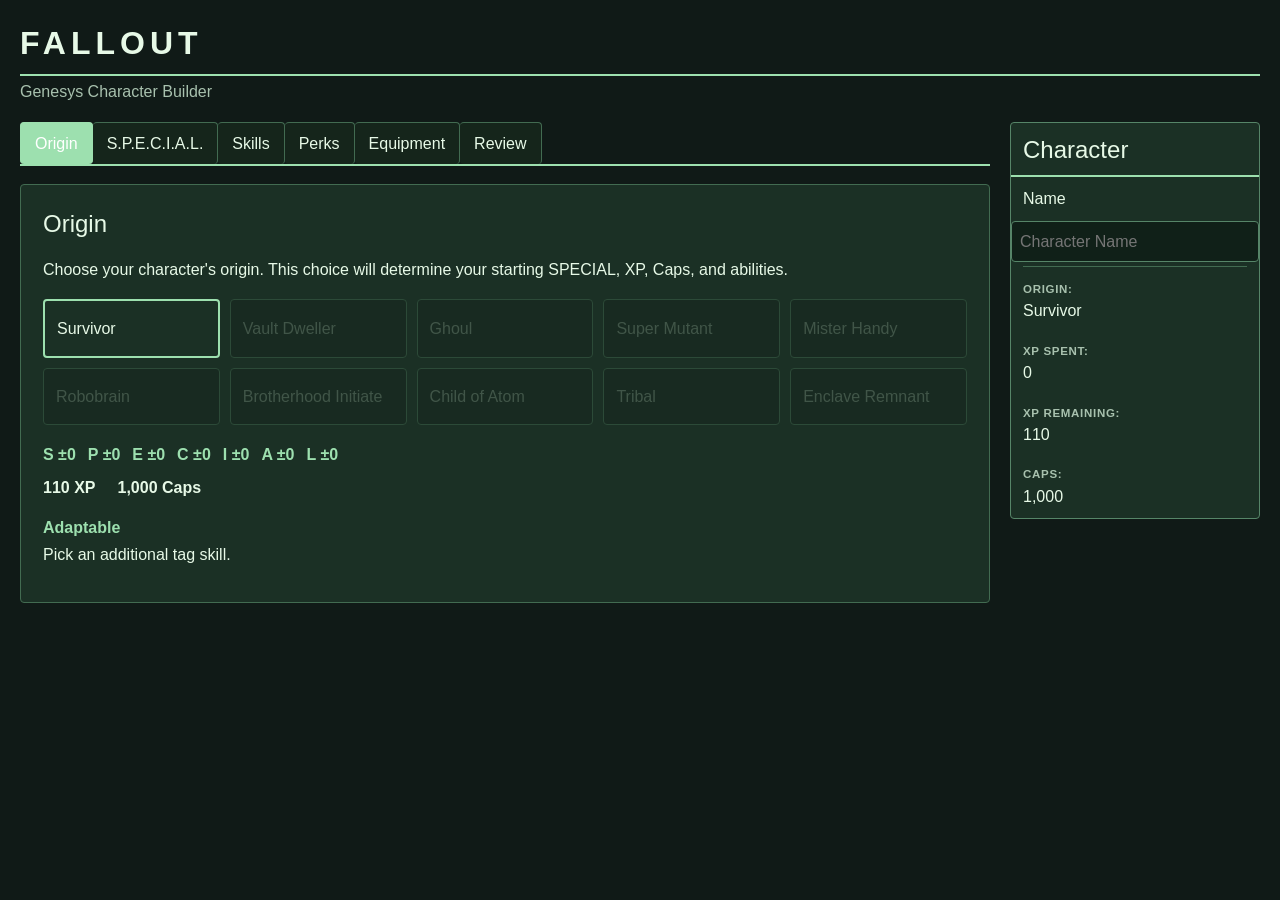
<file: index.html>
<!DOCTYPE html>
<html lang="en">
<head>
  <meta charset="UTF-8">
  <meta name="viewport" content="width=device-width, initial-scale=1.0">
  <title>Fallout Genesys Character Builder</title>
  <link rel="stylesheet" href="css/style.css">
</head>
<body>
  <main id="app">
    <header class="app-header"><h1>FALLOUT</h1><p>Genesys Character Builder</p></header>
    <div class="builder-layout">
      <section class="builder">
        <nav id="creation-nav" aria-label="Character creation steps">
          <button type="button" data-step="origin">Origin</button>
          <button type="button" data-step="special">S.P.E.C.I.A.L.</button>
          <button type="button" data-step="skills">Skills</button>
          <button type="button" data-step="perks">Perks</button>
          <button type="button" data-step="equipment">Equipment</button>
          <button type="button" data-step="review">Review</button>
        </nav>
        <section id="builder-content" aria-live="polite"></section>
      </section>
      <aside id="character-summary">
        <h2>Character</h2>
        <label for="name">Name</label>
        <input id="name" name="name" type="text" placeholder="Character Name">
        <hr>
        <p><strong>Origin:</strong> <span id="summary-origin">Survivor</span></p>
        <p><strong>XP Spent:</strong> <span id="summary-xp-spent">0</span></p>
        <p><strong>XP Remaining:</strong> <span id="summary-xp-remaining">110</span></p>
        <p><strong>Caps:</strong> <span id="summary-caps">1,000</span></p>
      </aside>
    </div>
  </main>
  <script src="js/origins.js"></script>
  <script src="js/equipment.js?v=equipment-limits-20261017"></script>
  <script src="js/review.js?v=portable-copy-1"></script>
  <script src="js/creation.js?v=equipment-containers-equipment-limits-width-20261017"></script>
</body>
</html>
</file>
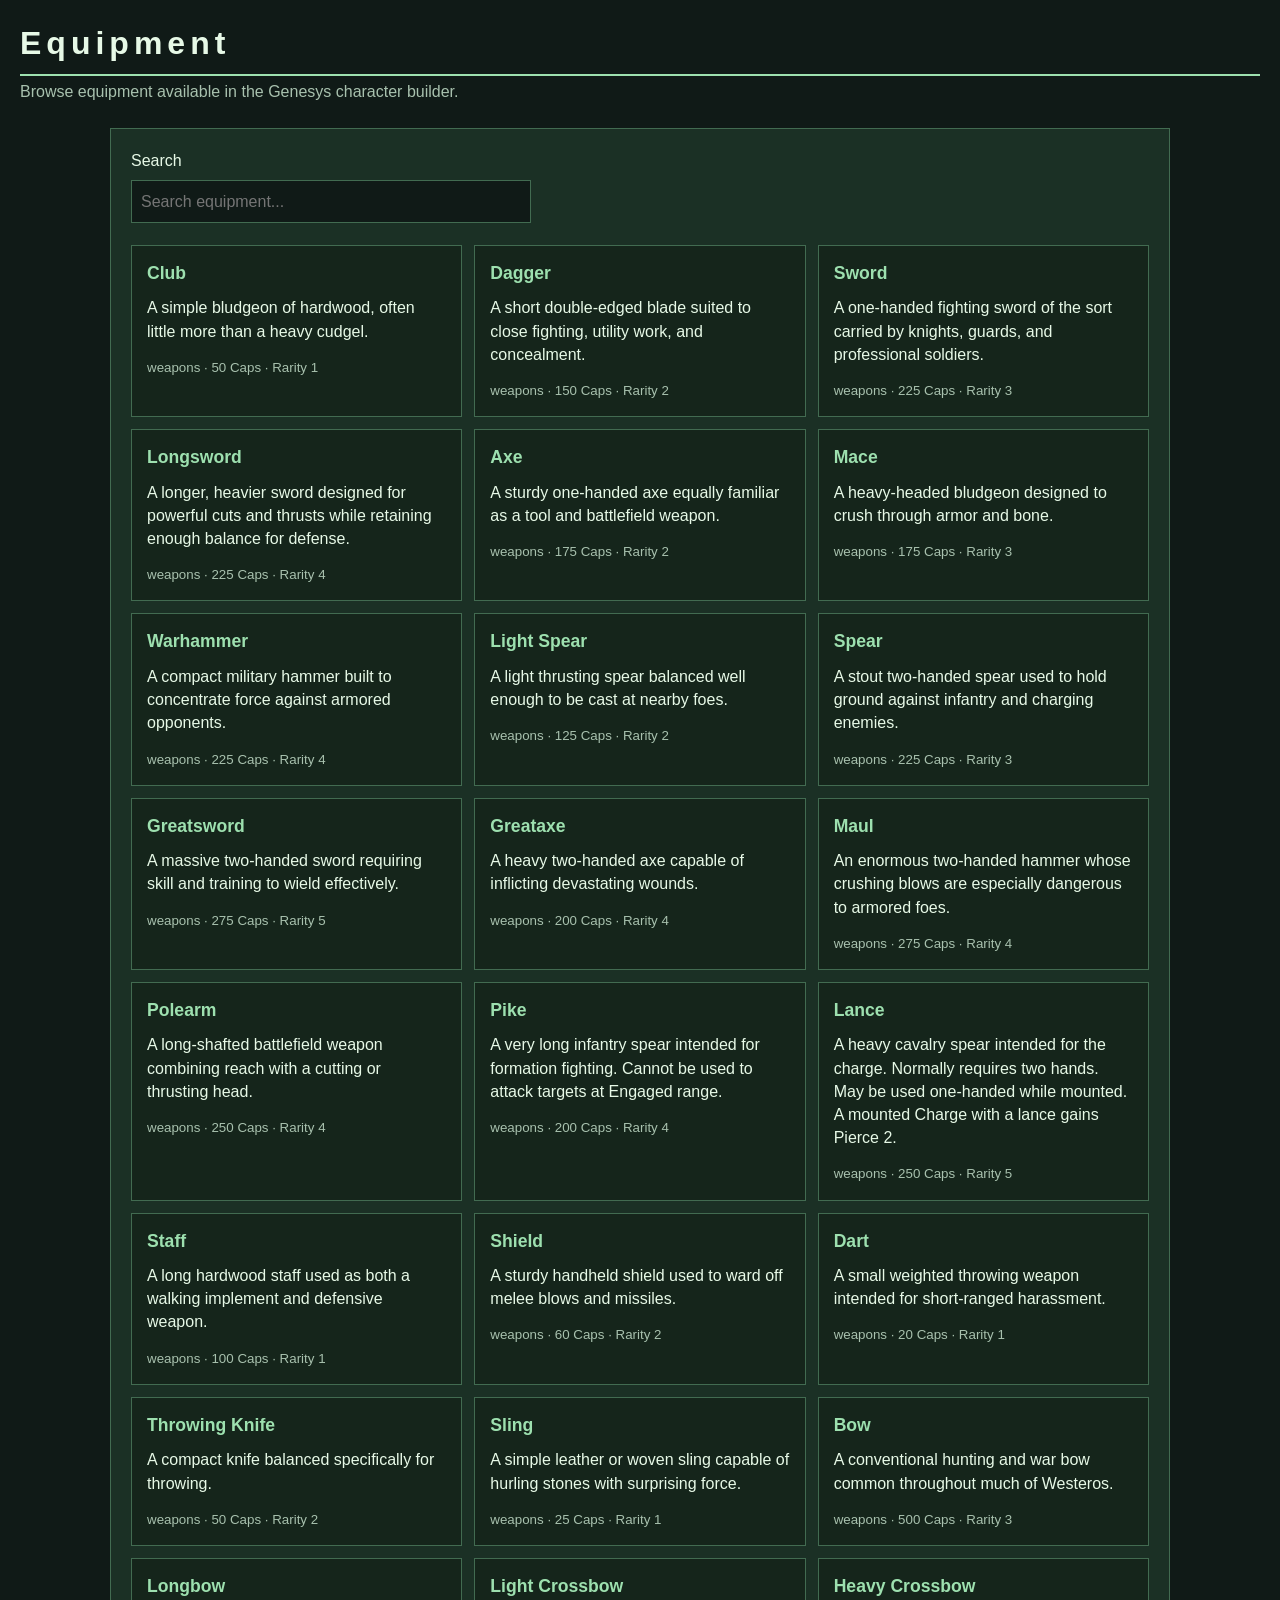
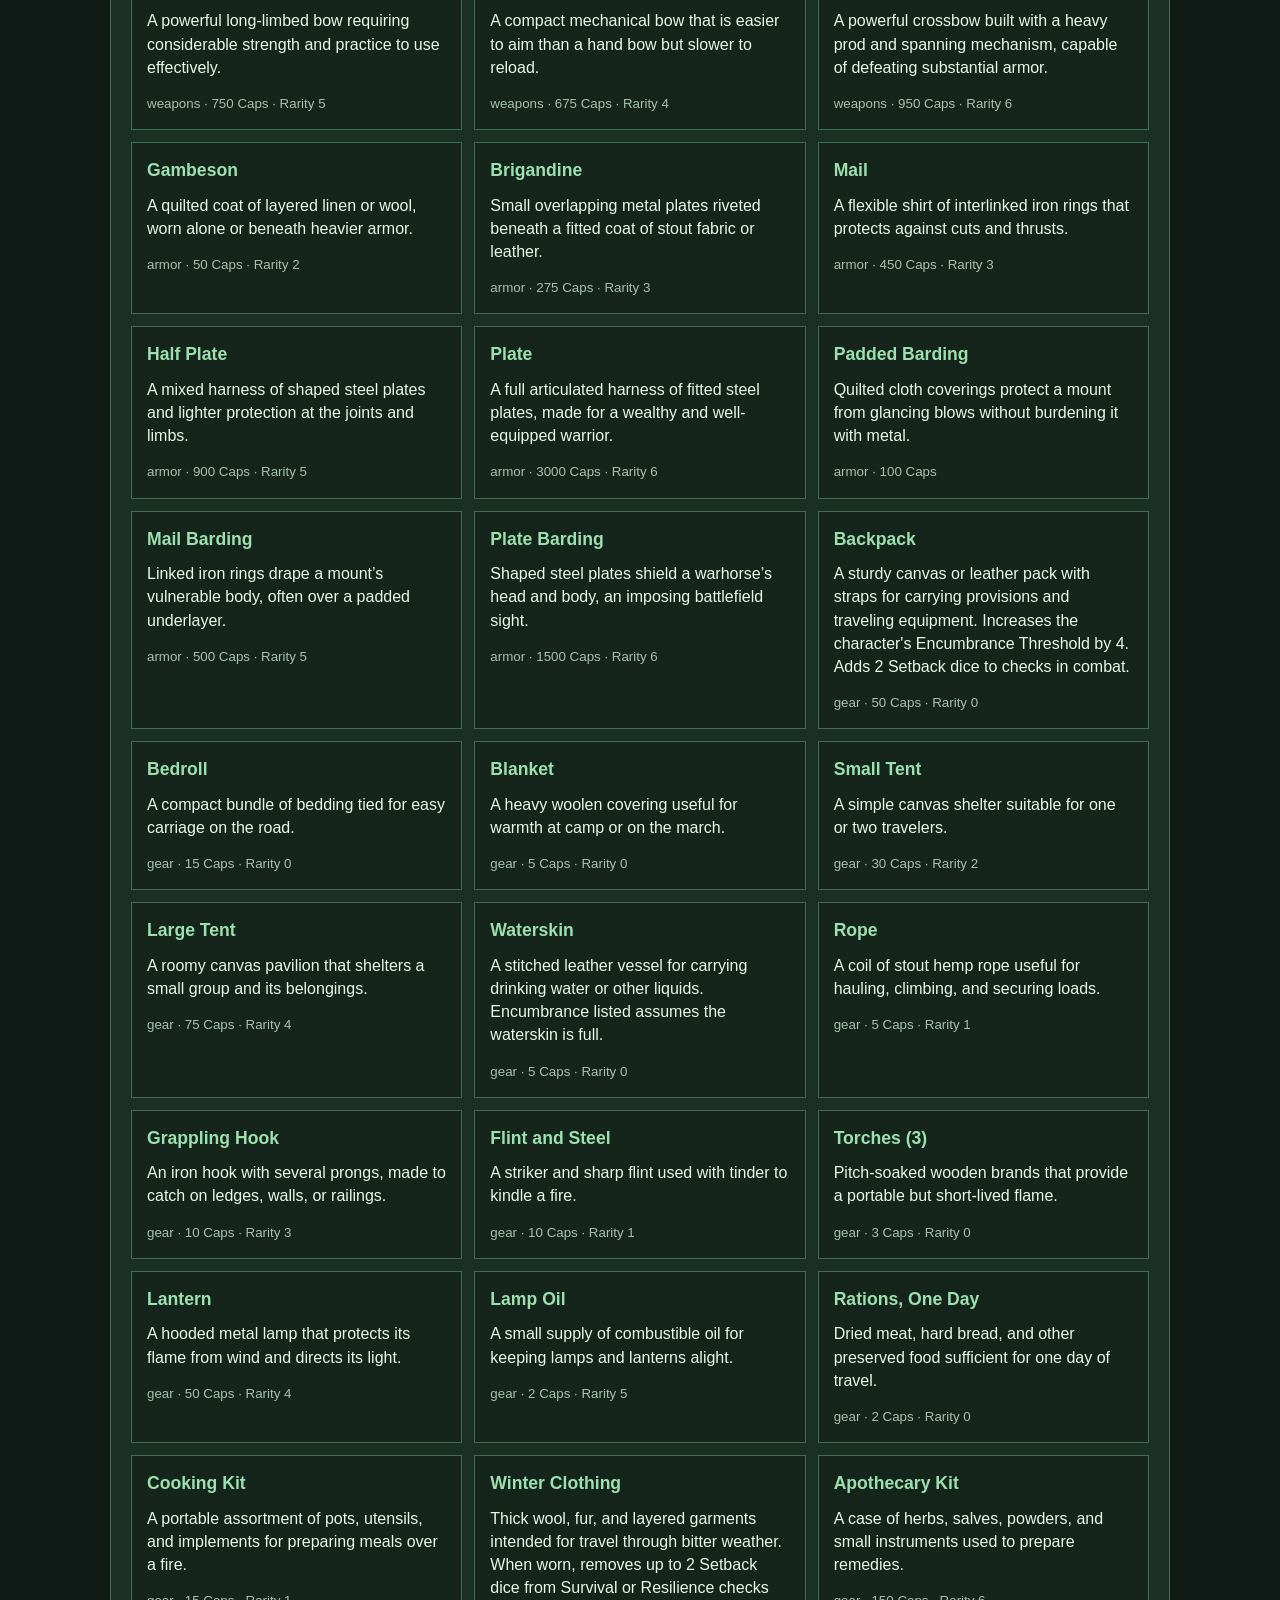
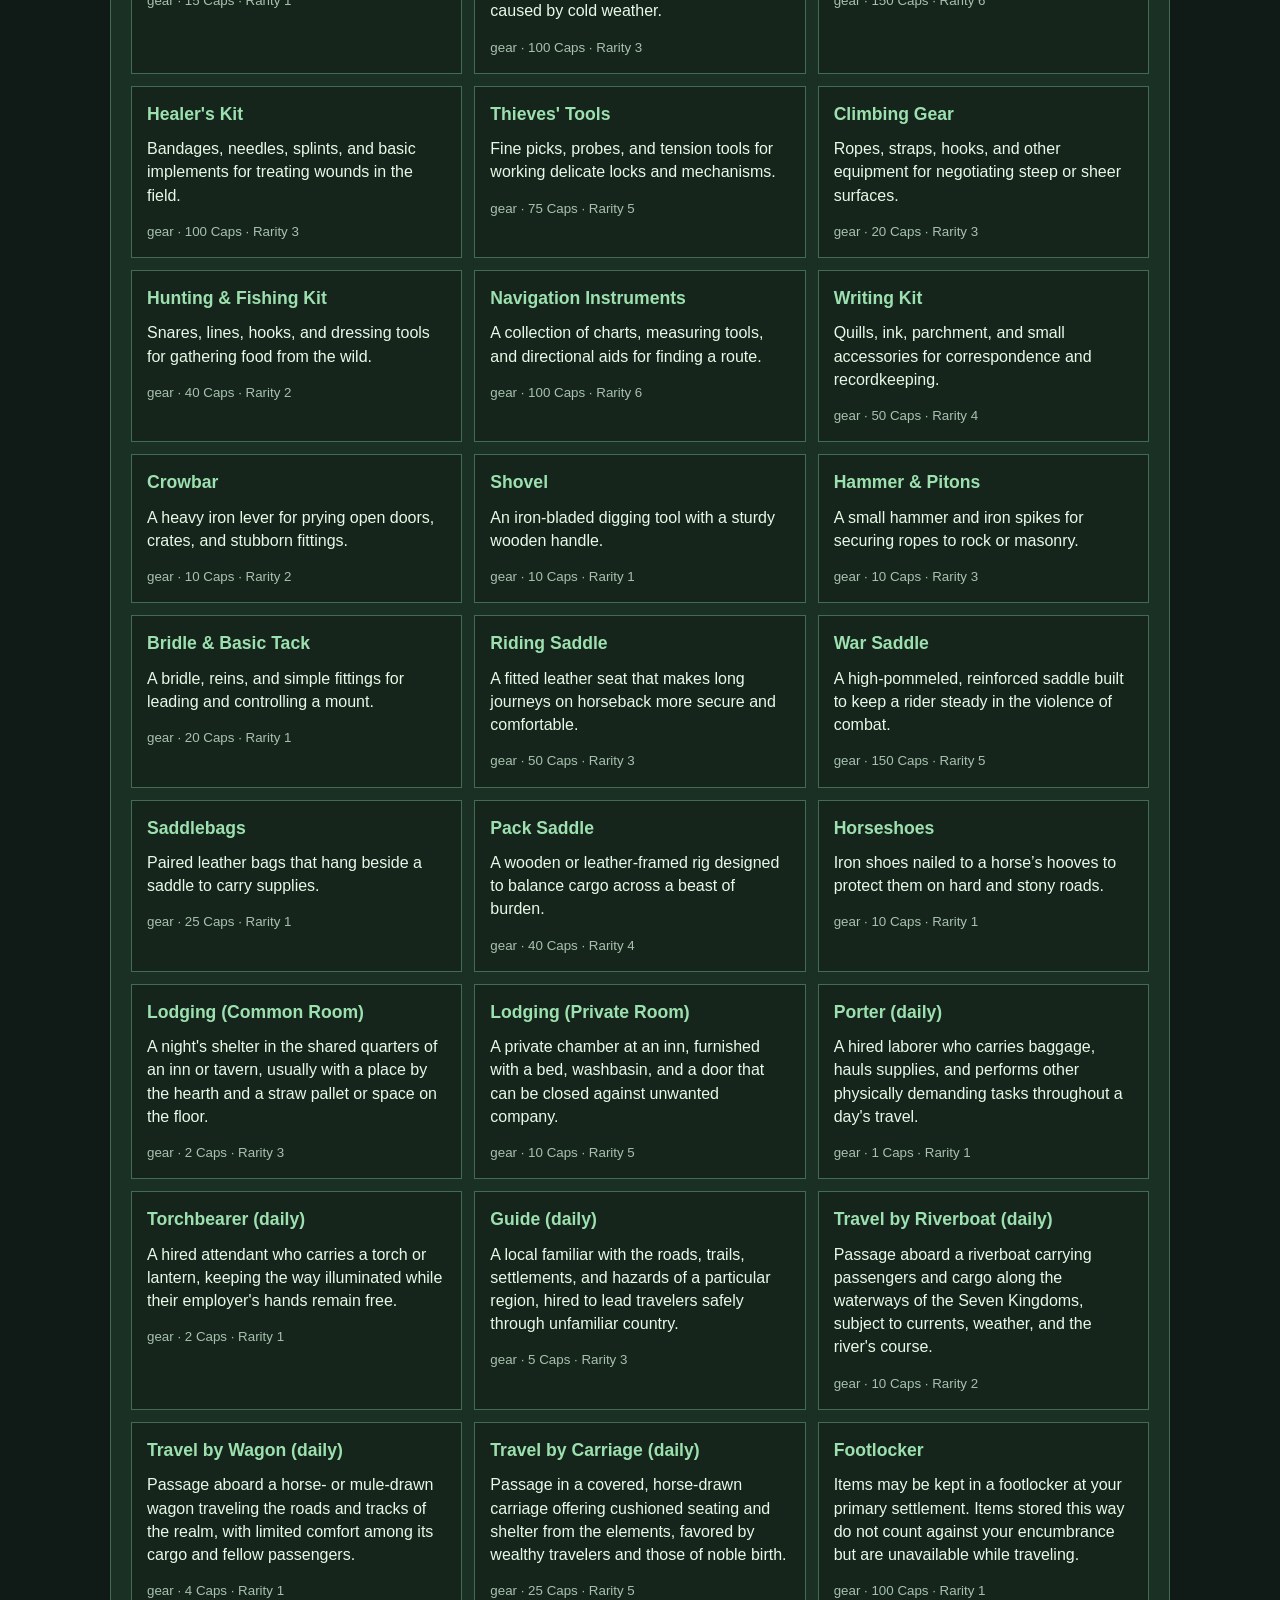
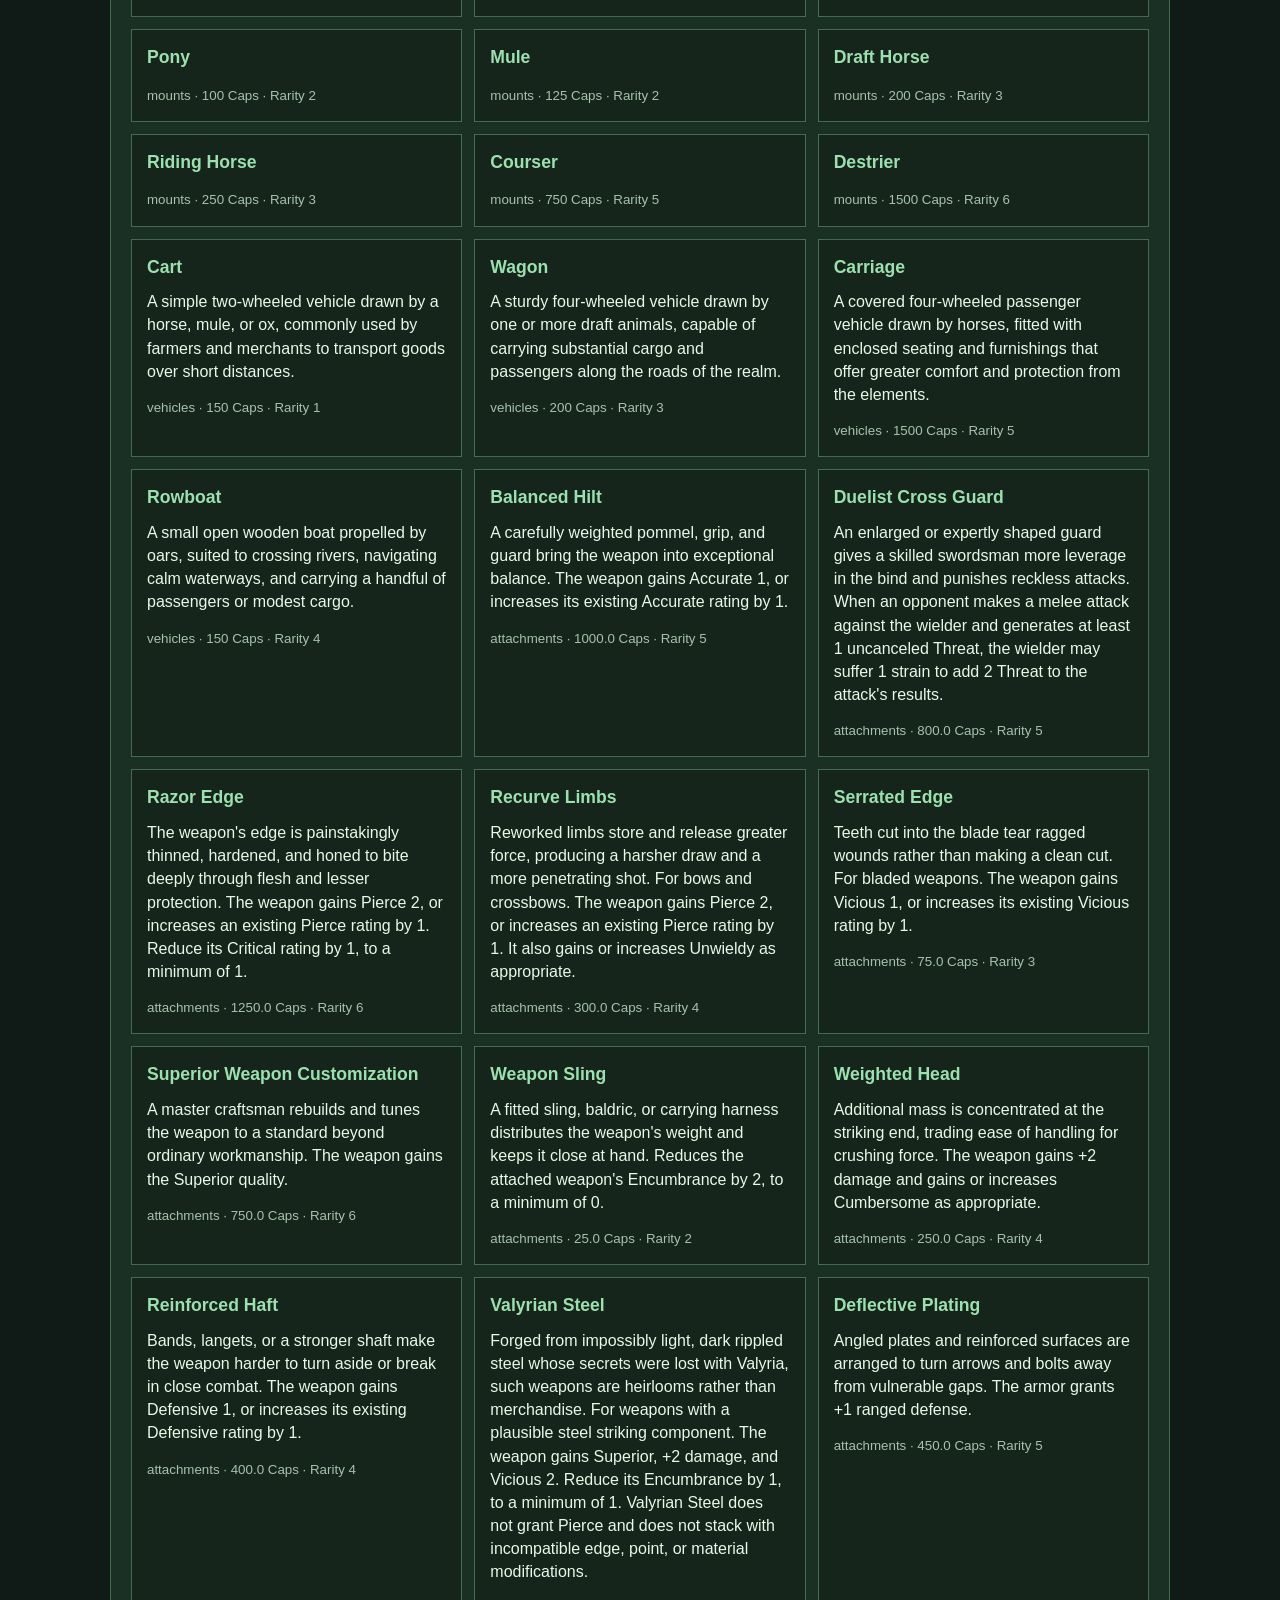
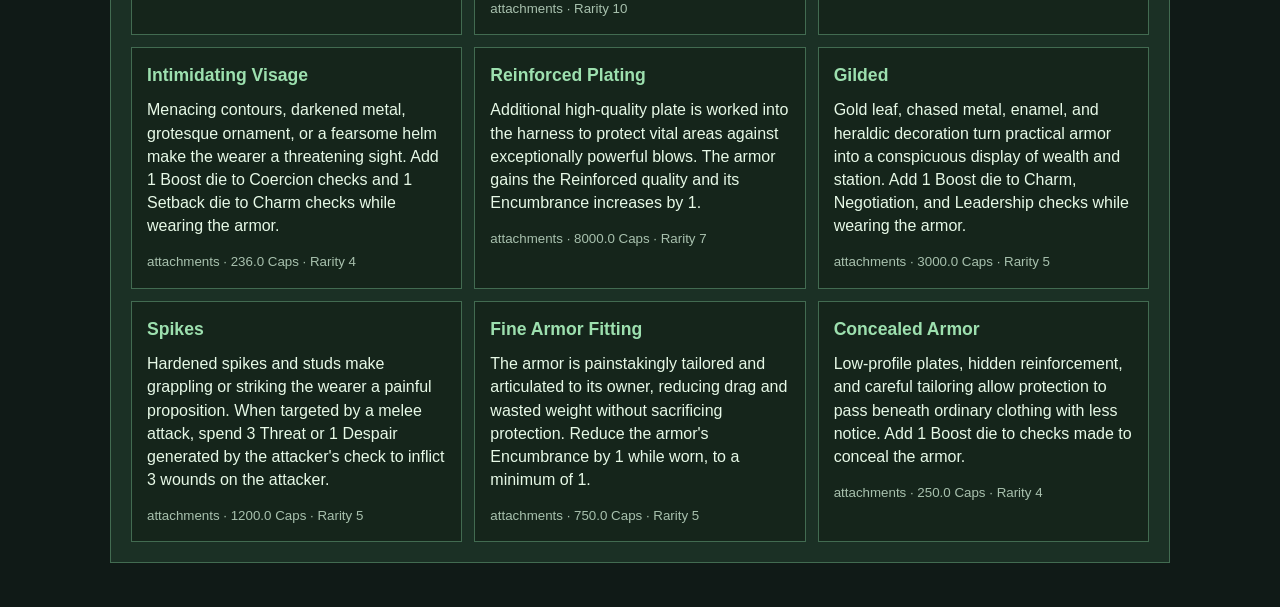
<file: equipment.html>
<!DOCTYPE html>
<html lang="en"><head><meta charset="UTF-8"><meta name="viewport" content="width=device-width,initial-scale=1.0"><title>Equipment Browser</title><link rel="stylesheet" href="css/style.css"></head>
<body data-catalog="equipment"><main id="app"><header class="app-header"><h1>Equipment</h1><p>Browse equipment available in the Genesys character builder.</p></header><div class="catalog-browser"><label>Search <input type="search" id="catalog-query" placeholder="Search equipment..."></label><section id="catalog-results"></section></div></main><script src="js/catalog.js"></script></body></html>
</file>
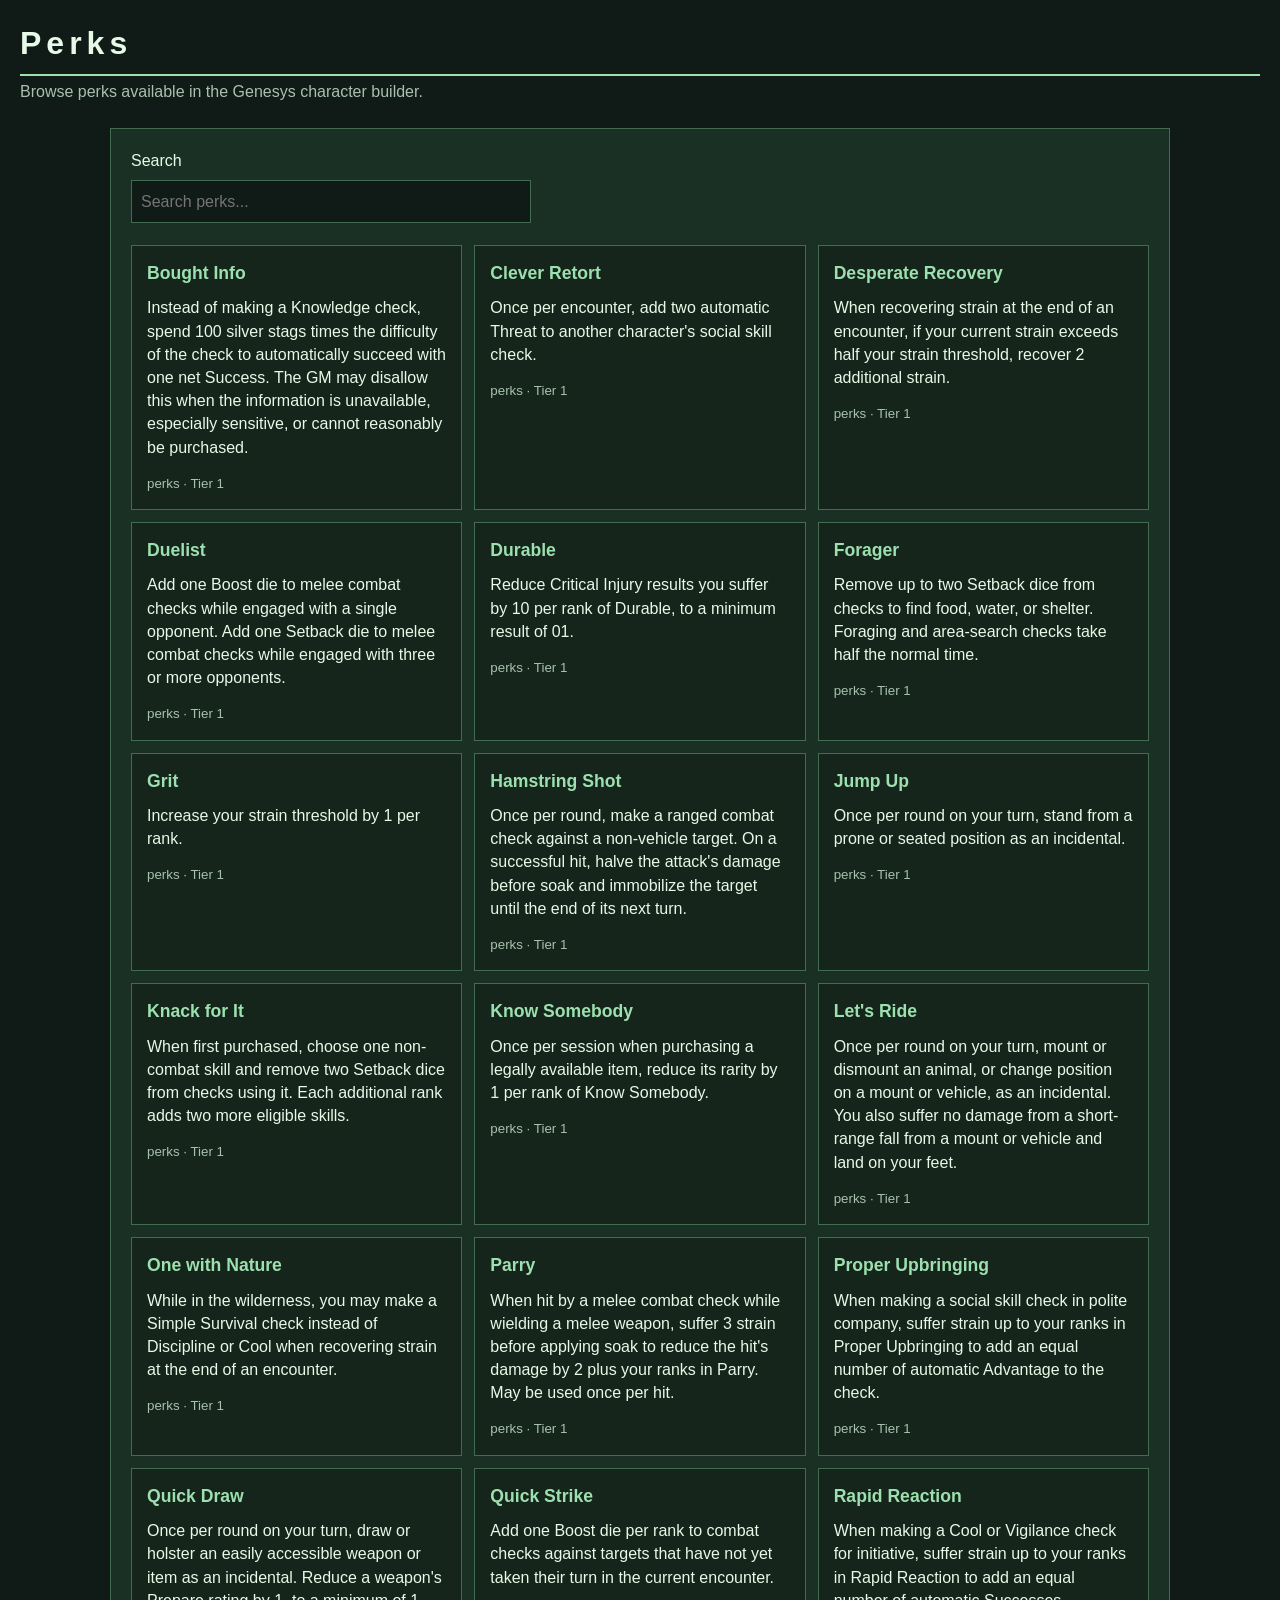
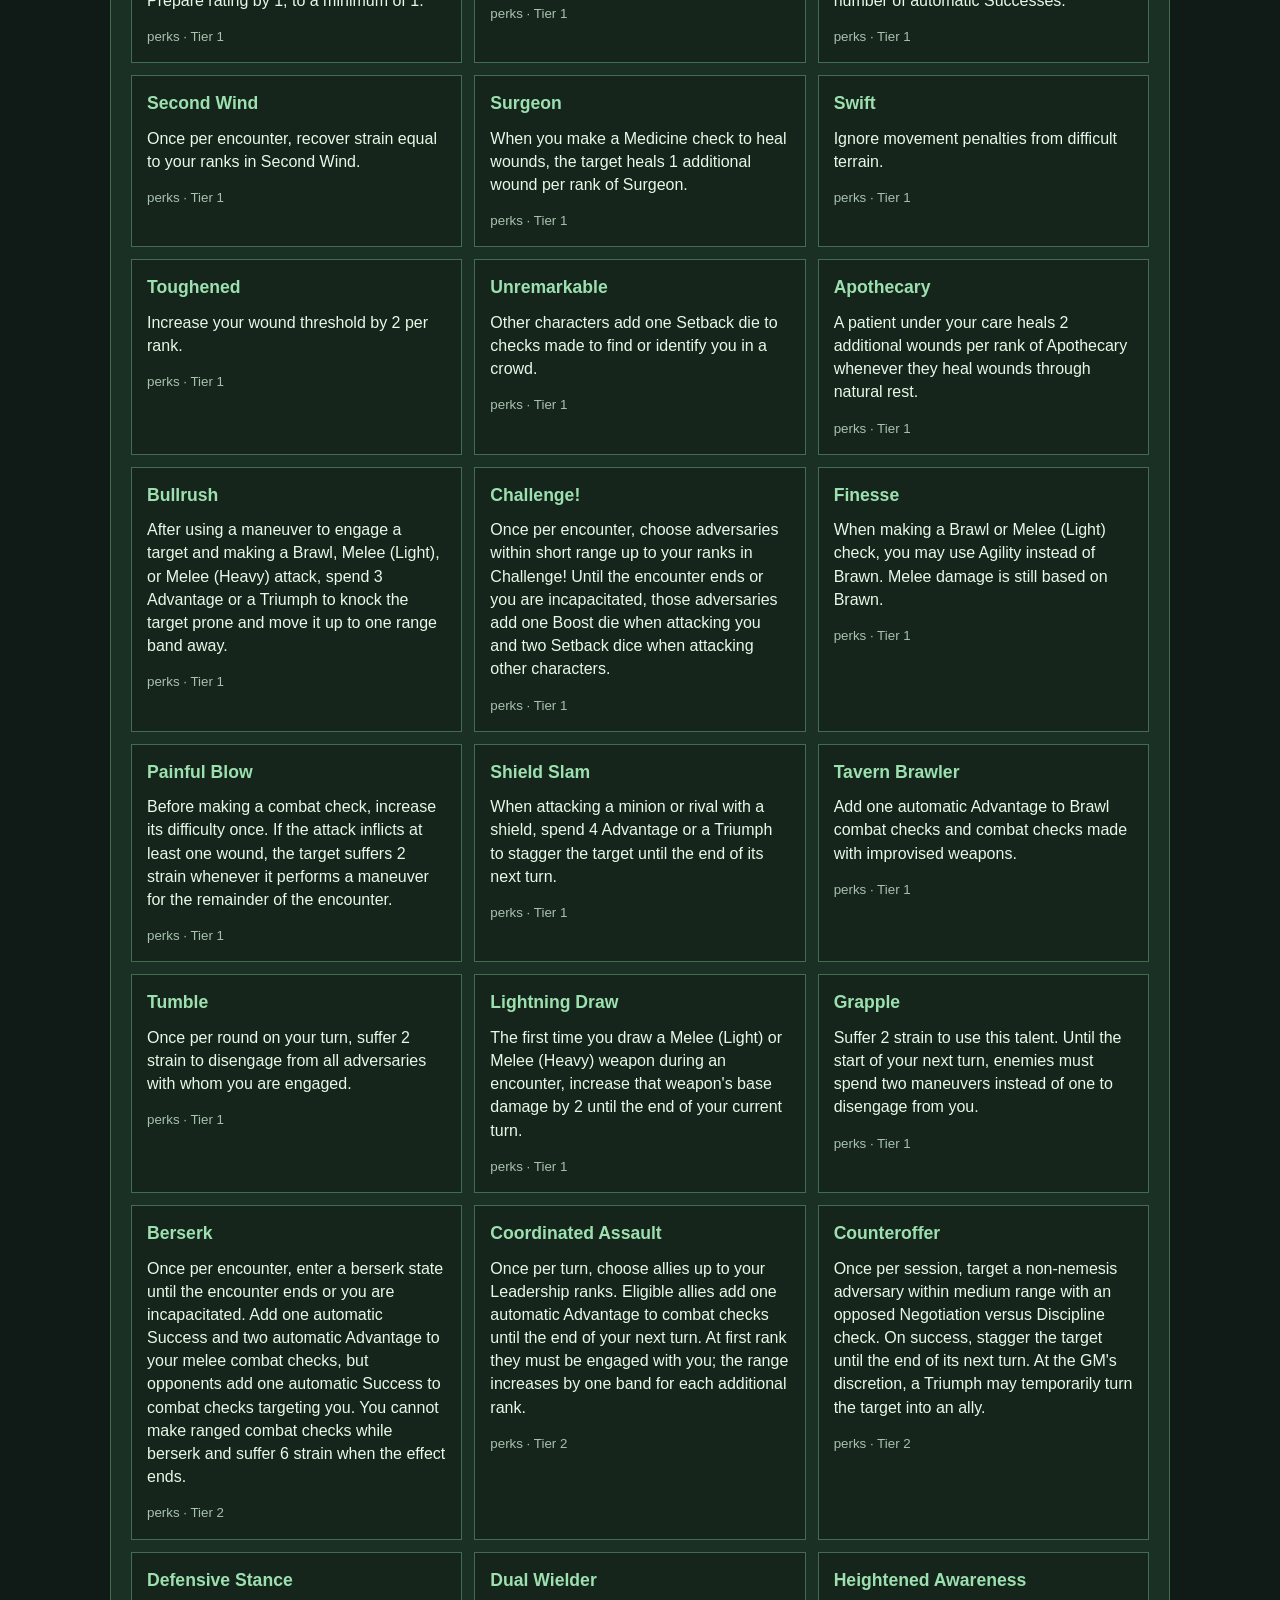
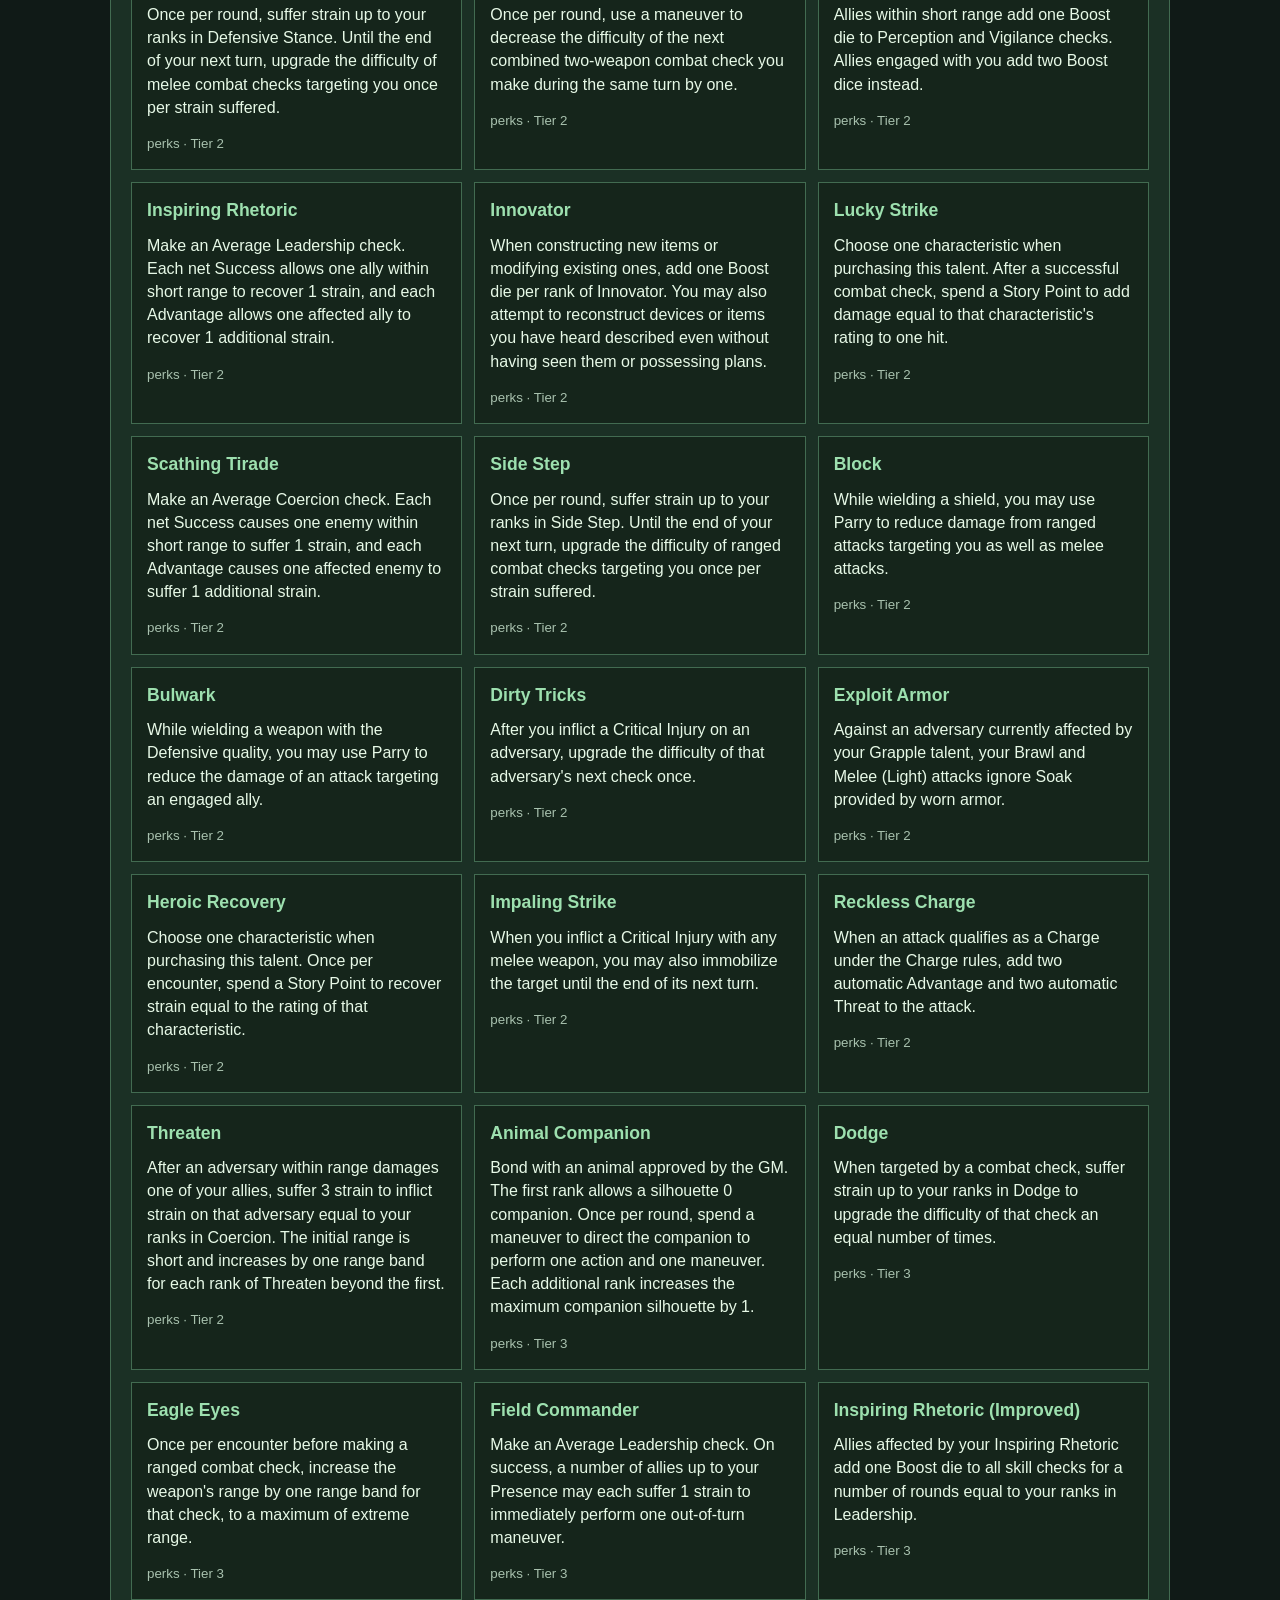
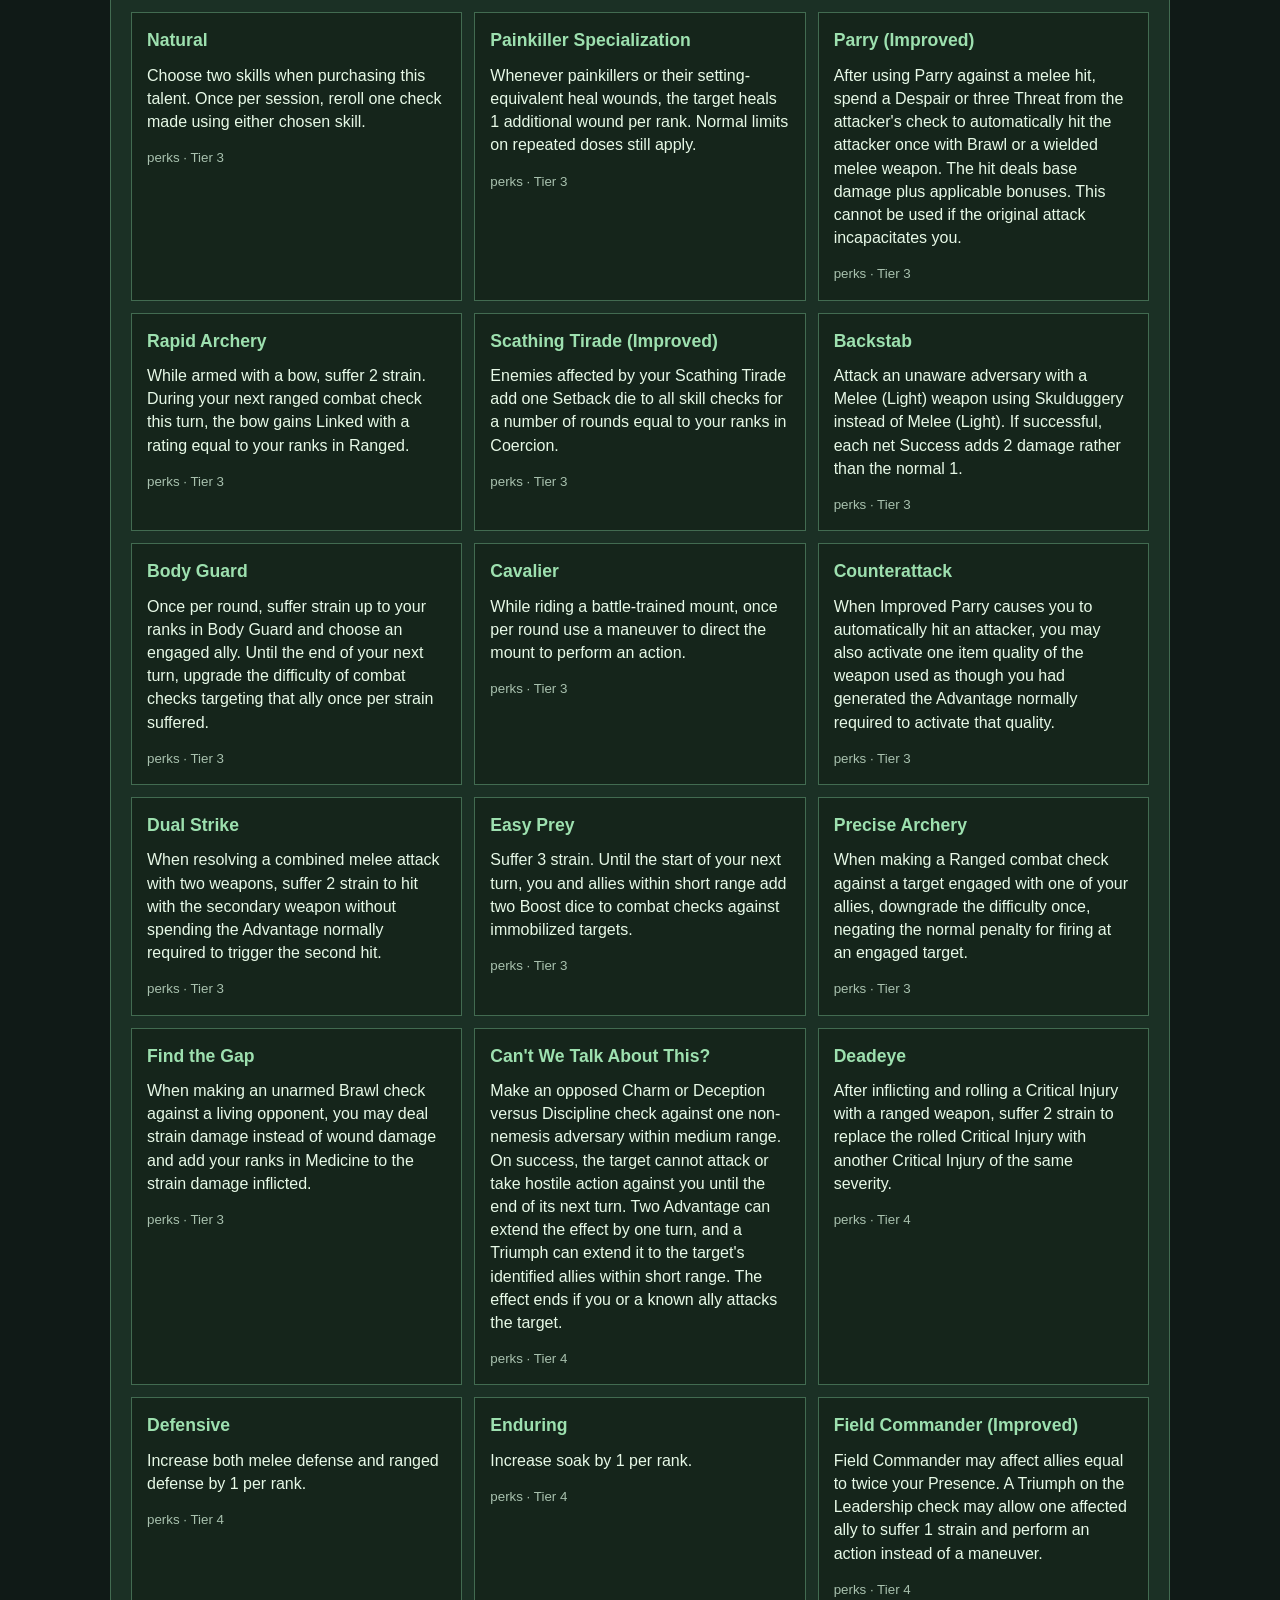
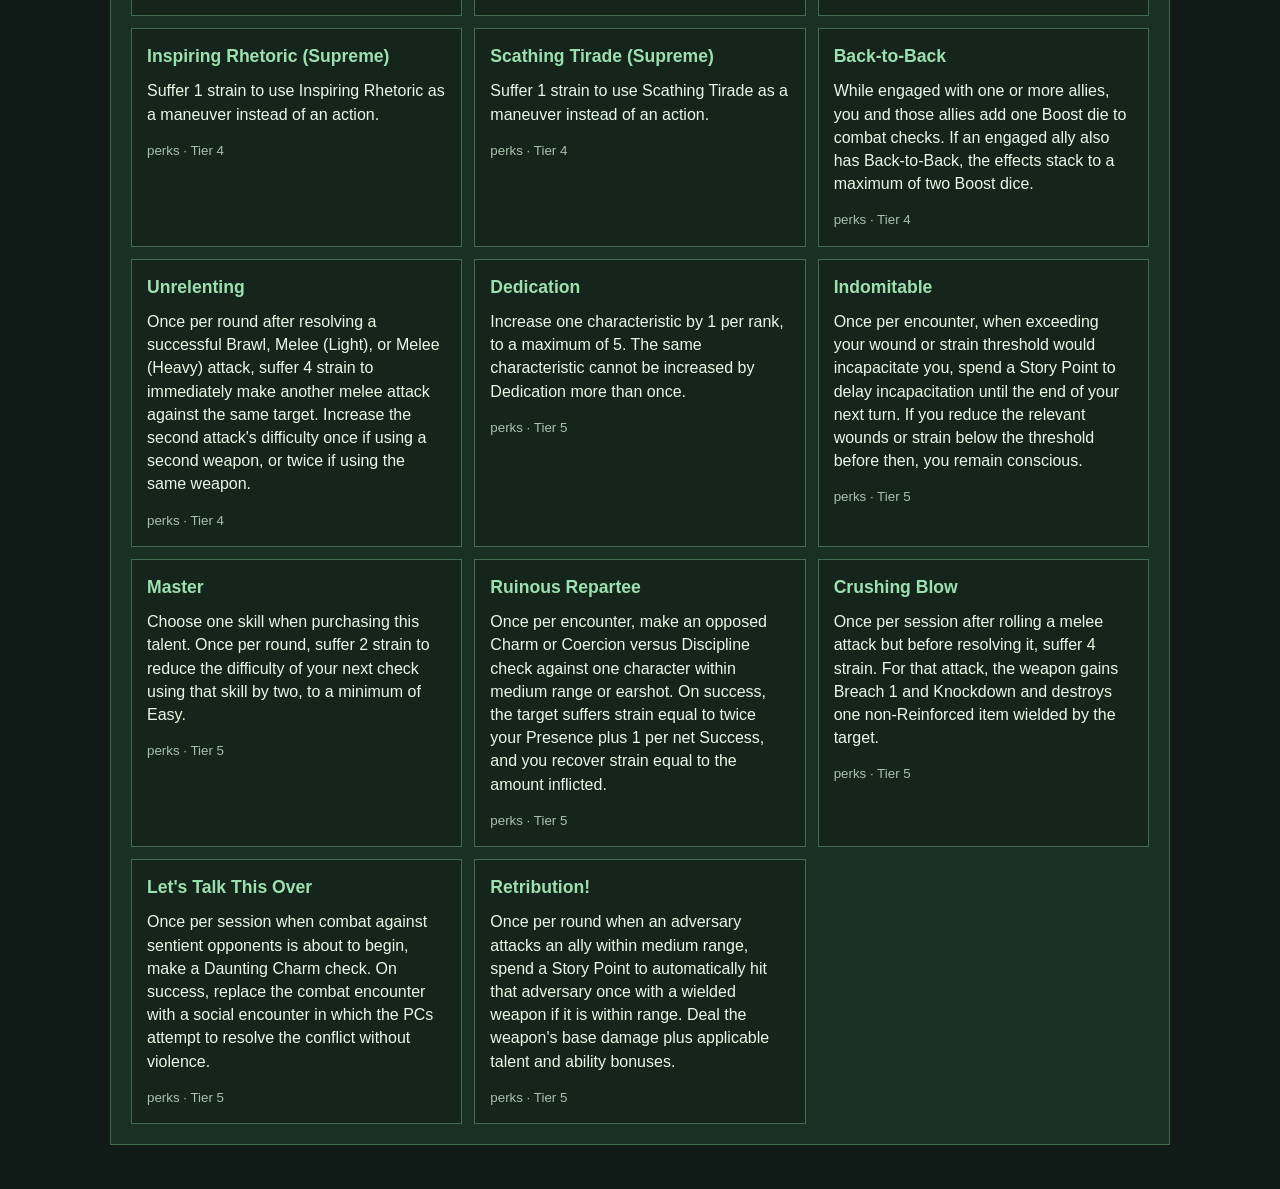
<file: perks.html>
<!DOCTYPE html>
<html lang="en"><head><meta charset="UTF-8"><meta name="viewport" content="width=device-width,initial-scale=1.0"><title>Perks Browser</title><link rel="stylesheet" href="css/style.css"></head>
<body data-catalog="perks"><main id="app"><header class="app-header"><h1>Perks</h1><p>Browse perks available in the Genesys character builder.</p></header><div class="catalog-browser"><label>Search <input type="search" id="catalog-query" placeholder="Search perks..."></label><section id="catalog-results"></section></div></main><script src="js/catalog.js"></script></body></html>
</file>
<file: css/style.css>
/* ================================================================
   GENESYS CHARACTER BUILDER
   ================================================================ */

:root {
    --page-bg: #eeeae1;
    --panel-bg: #f8f5ee;
    --panel-alt: #e5dfd2;

    --text: #27241f;
    --text-muted: #6b655c;

    --border: #aaa18f;
    --border-dark: #71695d;

    --accent: #6d1f1f;
    --accent-dark: #491414;

    --disabled-bg: #d8d4cb;
    --disabled-text: #99938a;

    --radius: 4px;
}


/* ================================================================
   BASE
   ================================================================ */

* {
    box-sizing: border-box;
}

body {
    margin: 0;
    padding: 0;

    background: var(--page-bg);
    color: var(--text);

    font-family:
        Georgia,
        "Times New Roman",
        serif;

    line-height: 1.45;
}

button,
input,
select {
    font: inherit;
}

button,
select,
input[type="checkbox"],
input[type="radio"] {
    cursor: pointer;
}

button:disabled,
select:disabled,
input:disabled {
    cursor: not-allowed;
}


/* ================================================================
   PAGE
   ================================================================ */

#app {
    width: min(1400px, 100%);
    margin: 0 auto;
    padding: 20px;
}

.app-header {
    margin-bottom: 18px;
}

.app-header h1 {
    margin: 0 0 4px;
}

.app-header p {
    margin: 0;

    color: var(--text-muted);
}

.builder-layout {
    display: grid;
    grid-template-columns:
        minmax(0, 1fr)
        250px;

    gap: 20px;
    align-items: start;
}

.builder {
    min-width: 0;
}

h1,
h2,
h3 {
    margin-top: 0;
}

h1 {
    margin-bottom: 18px;

    font-size: 2rem;
    font-weight: normal;

    border-bottom: 2px solid var(--accent);
    padding-bottom: 8px;
}

h2 {
    margin-bottom: 16px;

    font-size: 1.5rem;
    font-weight: normal;
}

h3 {
    margin-top: 24px;
    margin-bottom: 10px;

    font-size: 1.1rem;
}

h4,
h5 {
    margin-top: 0;
}

p {
    margin-top: 0;
    margin-bottom: 12px;
}


/* ================================================================
   CHARACTER SUMMARY
   ================================================================ */

#character-summary {
    position: sticky;
    top: 20px;

    border: 1px solid var(--border-dark);
    border-radius: var(--radius);

    background: var(--panel-bg);
}

#character-summary > * {
    margin: 0;
    padding: 10px 12px;
}

#character-summary h2 {
    padding-bottom: 8px;

    border-bottom: 2px solid var(--accent);
}

#character-summary hr {
    height: 1px;

    padding: 0;
    margin: 4px 12px;

    border: 0;
    background: var(--border);
}

#character-summary strong {
    display: block;

    margin-bottom: 2px;

    color: var(--text-muted);

    font-size: 0.72rem;
    font-family: Arial, Helvetica, sans-serif;
    text-transform: uppercase;
    letter-spacing: 0.06em;
}

#character-summary span {
    display: block;
}

#character-name input {
    width: 100%;
    margin-bottom: 0;
}


/* ================================================================
   CREATION NAVIGATION
   ================================================================ */

#creation-nav {
    display: flex;
    flex-wrap: wrap;

    margin-bottom: 18px;

    border-bottom: 2px solid var(--accent);
}

#creation-nav button {
    padding: 9px 14px;

    border: 1px solid var(--border);
    border-bottom: none;

    background: var(--panel-alt);
    color: var(--text);
}

#creation-nav button + button {
    border-left: none;
}

#creation-nav button:hover {
    background: var(--panel-bg);
}

#creation-nav button.active {
    background: var(--accent);
    color: white;

    border-color: var(--accent);
}


/* ================================================================
   MAIN BUILDER PANEL
   ================================================================ */

#builder-content {
    padding: 22px;

    border: 1px solid var(--border);
    border-radius: var(--radius);

    background: var(--panel-bg);
}


/* ================================================================
   STANDARD FORM CONTROLS
   ================================================================ */

label {
    display: block;
}

select,
input[type="text"] {
    width: 100%;
    max-width: 420px;

    margin-top: 4px;
    margin-bottom: 16px;
    padding: 8px 10px;

    border: 1px solid var(--border-dark);
    border-radius: var(--radius);

    background: white;
    color: var(--text);
}

select:focus,
input[type="text"]:focus,
button:focus-visible {
    outline: 2px solid var(--accent);
    outline-offset: 2px;
}

button {
    padding: 7px 10px;

    border: 1px solid var(--border-dark);
    border-radius: var(--radius);

    background: var(--panel-alt);
    color: var(--text);
}

button:hover:not(:disabled) {
    background: var(--accent);
    color: white;

    border-color: var(--accent);
}

button:disabled {
    background: var(--disabled-bg);
    color: var(--disabled-text);

    border-color: var(--border);

    opacity: 0.7;
}


/* ================================================================
   CHARACTERISTICS
   ================================================================ */

.characteristics-list {
    width: 100%;
    max-width: 520px;

    margin: 20px 0;
}

.characteristic-row {
    display: grid;
    grid-template-columns:
        minmax(140px, 1fr)
        42px
        50px
        42px;

    align-items: center;

    min-height: 48px;

    border-bottom: 1px solid var(--border);
}

.characteristic-row:first-child {
    border-top: 1px solid var(--border);
}

.characteristic-name {
    font-weight: bold;
}

.characteristic-value {
    text-align: center;

    font-size: 1.2rem;
    font-weight: bold;
}

.characteristic-increase,
.characteristic-decrease {
    width: 34px;
    height: 34px;

    margin: auto;

    border: 1px solid var(--border-dark);
    border-radius: var(--radius);

    background: var(--panel-alt);
    color: var(--text);

    font-family: Arial, Helvetica, sans-serif;
    font-weight: bold;
}

.characteristic-increase:hover:not(:disabled),
.characteristic-decrease:hover:not(:disabled) {
    background: var(--accent);
    color: white;

    border-color: var(--accent);
}

.characteristic-increase:disabled,
.characteristic-decrease:disabled {
    background: var(--disabled-bg);
    color: var(--disabled-text);

    border-color: var(--border);

    opacity: 0.65;
}

.characteristic-weakness-note {
    color: var(--text-muted);
}

.characteristic-weakness-active {
    width: fit-content;

    padding: 6px 10px;

    border-left: 3px solid var(--accent);

    background: var(--panel-alt);
}

.xp-display {
    margin: 6px 0;
}


/* ================================================================
   THRESHOLD PROFILES
   ================================================================ */

.threshold-profiles {
    display: grid;
    grid-template-columns:
        repeat(3, minmax(160px, 1fr));

    gap: 10px;

    max-width: 720px;
}

.threshold-option {
    display: grid;
    grid-template-columns: auto 1fr;
    column-gap: 8px;
    align-items: start;

    padding: 12px;

    border: 1px solid var(--border);
    border-radius: var(--radius);

    background: white;
}

.threshold-option input {
    grid-row: 1 / 3;

    margin-top: 4px;
}

.threshold-option strong {
    display: block;
}

.threshold-option span {
    color: var(--text-muted);
    font-size: 0.9rem;
}


/* ================================================================
   CAREER
   ================================================================ */

.career-skill-list {
    display: grid;
    grid-template-columns:
        repeat(2, minmax(180px, 1fr));

    gap: 4px 24px;

    max-width: 700px;

    padding-left: 22px;
}

.career-skill-list span {
    color: var(--text-muted);
    font-size: 0.9rem;
}


/* ================================================================
   BACKGROUND
   ================================================================ */

.background-skill-list {
    display: grid;
    grid-template-columns:
        repeat(2, minmax(220px, 1fr));

    gap: 18px;

    max-width: 850px;
}

.background-skill-group {
    padding: 14px;

    border: 1px solid var(--border);
    border-radius: var(--radius);

    background: white;
}

.background-skill-group h3 {
    margin-top: 0;

    padding-bottom: 5px;

    border-bottom: 1px solid var(--border);
}

.background-skill {
    display: grid;
    grid-template-columns:
        22px
        minmax(120px, 1fr)
        auto;

    align-items: center;

    min-height: 34px;

    padding: 3px 0;
}

.background-skill input {
    margin: 0;
}

.background-skill small {
    color: var(--text-muted);
}

.background-skill:has(input:disabled) {
    color: var(--disabled-text);
}

.background-skill:has(input:disabled) small {
    color: var(--disabled-text);
}


/* ================================================================
   OBLIGATION
   ================================================================ */
.obligation-assignment-header {
    display: flex;
    justify-content: space-between;
    gap: 16px;
    align-items: end;

    margin-top: 20px;
    margin-bottom: 12px;
}

.obligation-assignment-header h3 {
    margin: 0 0 4px;
}

.obligation-assignment-header p {
    margin: 0;

    color: var(--text-muted);
}

#obligation-entry-list {
    display: grid;
    gap: 12px;
}

.obligation-entry {
    margin-bottom: 12px;
    padding: 14px;

    border: 1px solid var(--border);
    border-radius: var(--radius);

    background: white;
}

.obligation-entry-top {
    display: grid;
    grid-template-columns:
        minmax(180px, 1fr)
        100px;

    gap: 12px;
}

.obligation-entry select,
.obligation-entry input,
.obligation-entry textarea {
    width: 100%;
    max-width: none;

    margin-top: 4px;
    margin-bottom: 12px;

    padding: 8px 10px;

    border: 1px solid var(--border-dark);
    border-radius: var(--radius);

    background: white;
    color: var(--text);

    font: inherit;
}

.obligation-entry textarea {
    resize: vertical;

    min-height: 80px;
}

.obligation-warning {
    margin-top: 14px;
    padding: 8px 10px;

    border-left: 3px solid var(--accent);

    background: var(--panel-alt);

    font-weight: bold;
}

.obligation-complete {
    margin-top: 14px;

    color: var(--text-muted);
}

.obligation-empty {
    padding: 14px;

    border: 1px dashed var(--border);

    color: var(--text-muted);
}

.obligation-step {
    max-width: 850px;
}

.obligation-summary {
    display: grid;
    grid-template-columns:
        repeat(3, minmax(120px, 1fr));

    gap: 1px;

    margin-bottom: 18px;

    border: 1px solid var(--border);
    background: var(--border);
}

.obligation-summary > * {
    margin: 0;
    padding: 10px 12px;

    background: var(--panel-alt);
}

.solo-character-option {
    display: inline-flex;
    align-items: center;
    gap: 8px;

    margin-bottom: 16px;
}

.obligation-actions {
    display: flex;
    flex-wrap: wrap;
    gap: 8px;

    margin-bottom: 16px;
}

.obligation-choice-list {
    display: grid;
    gap: 8px;

    margin-bottom: 16px;
}

.obligation-choice {
    display: flex;
    justify-content: space-between;
    gap: 12px;
    align-items: center;

    padding: 10px 12px;

    border: 1px solid var(--border);
    border-radius: var(--radius);

    background: white;
}


/* ================================================================
   SKILLS
   ================================================================ */

.skills-step {
    max-width: 100%;
}

.skills-list,
.skill-list {
    display: grid;
    gap: 4px;
}

.skill-row {
    display: grid;
    grid-template-columns:
        minmax(150px, 1.5fr)
        minmax(90px, 0.8fr)
        45px
        42px
        42px;

    align-items: center;

    min-height: 42px;

    padding: 4px 8px;

    border-bottom: 1px solid var(--border);
}

.skill-row:first-child {
    border-top: 1px solid var(--border);
}

.skill-row:nth-child(even) {
    background: rgba(0, 0, 0, 0.02);
}

.skill-name {
    font-weight: bold;
}

.skill-characteristic {
    color: var(--text-muted);
    font-size: 0.9rem;
}

.skill-rank {
    text-align: center;
    font-weight: bold;
}

.skill-increase,
.skill-decrease {
    width: 32px;
    height: 32px;
    padding: 0;
}


/* ================================================================
   TALENTS
   ================================================================ */

.talents-step {
    max-width: 100%;
}


/* ---------------------------------------------------------------
   Talent pyramid
   --------------------------------------------------------------- */

.talent-pyramid-summary {
    display: grid;
    grid-template-columns:
        repeat(5, minmax(110px, 1fr));

    gap: 12px;

    margin-bottom: 24px;
}

.talent-pyramid-tier {
    display: flex;
    flex-direction: column;

    gap: 6px;

    min-width: 0;
}

.talent-pyramid-tier h3 {
    margin: 0 0 2px;
    padding-bottom: 5px;

    text-align: center;

    border-bottom: 2px solid var(--accent);
}

.talent-pyramid-slot {
    display: flex;
    align-items: center;
    justify-content: center;

    min-height: 36px;
    min-width: 0;

    padding: 7px 8px;

    text-align: center;

    border: 1px solid var(--border);
    border-radius: var(--radius);

    font-size: clamp(0.72rem, 1vw, 0.95rem);
    line-height: 1.15;

    overflow-wrap: anywhere;
    word-break: normal;
}

.talent-pyramid-slot-filled {
    background: #b8ffba;

    font-weight: bold;
}

.talent-pyramid-slot-empty {
    background: white;

    border-style: dashed;
}


/* ---------------------------------------------------------------
   Collapsible talent tiers
   --------------------------------------------------------------- */

.talent-tier {
    margin-bottom: 14px;

    border: 1px solid var(--border);
    border-radius: var(--radius);

    background: var(--panel-bg);

    overflow: hidden;
}

.talent-tier-summary {
    display: flex;

    justify-content: space-between;
    align-items: center;

    gap: 12px;

    padding: 10px 12px;

    cursor: pointer;

    background: var(--panel-alt);

    font-size: 1.1rem;
    font-weight: bold;

    user-select: none;
}

.talent-tier-summary:hover {
    background: var(--panel-bg);
}

.talent-tier[open] > .talent-tier-summary {
    border-bottom: 1px solid var(--accent);
}

.talent-tier-summary::marker {
    color: var(--accent);
}

.talent-tier-count {
    color: var(--text-muted);

    font-size: 0.9rem;
    font-weight: normal;
}


/* ---------------------------------------------------------------
   Talent card grid
   --------------------------------------------------------------- */

.talent-list {
    display: grid;
    grid-template-columns:
        repeat(3, minmax(0, 1fr));

    gap: 12px;

    padding: 12px;

    align-items: stretch;
}


/* ---------------------------------------------------------------
   Talent cards
   --------------------------------------------------------------- */

.talent-card {
    display: flex;
    flex-direction: column;

    min-width: 0;
    padding: 14px;

    background: white;

    border: 1px solid var(--border);
    border-radius: var(--radius);
}

.talent-card h3,
.talent-card h4,
.talent-card h5 {
    margin-top: 0;
}

.talent-browser-card-header {
    display: flex;

    justify-content: space-between;
    align-items: baseline;

    gap: 12px;

    margin-bottom: 8px;
}

.talent-browser-card-header h3 {
    margin: 0;
}

.talent-browser-tier-label {
    flex-shrink: 0;

    color: var(--text-muted);

    font-size: 0.9rem;
    font-weight: bold;
}

.talent-browser-meta {
    display: flex;
    flex-wrap: wrap;

    gap: 6px 12px;

    margin-bottom: 8px;

    color: var(--text-muted);

    font-size: 0.9rem;
}

.talent-browser-prerequisites {
    margin-bottom: 8px;

    font-size: 0.9rem;
}

.talent-browser-description {
    margin: 0;

    font-size: 0.9rem;
}


/* ---------------------------------------------------------------
   Purchase / refund controls
   --------------------------------------------------------------- */

.talent-controls {
    display: flex;

    gap: 6px;
    align-items: center;

    margin-top: auto;
    padding-top: 12px;

    border-top: 1px solid var(--border);
}

.talent-controls button {
    min-width: 34px;
}

.talent-card.talent-card-purchased {
    background: #b8ffba;
}


/* ---------------------------------------------------------------
   Responsive talent layout
   --------------------------------------------------------------- */

@media (max-width: 1000px) {
    .talent-list {
        grid-template-columns:
            repeat(2, minmax(0, 1fr));
    }
}

@media (max-width: 800px) {
    .talent-pyramid-summary {
        grid-template-columns:
            repeat(2, minmax(0, 1fr));
    }
}

@media (max-width: 650px) {
    .talent-list {
        grid-template-columns: 1fr;
    }
}

@media (max-width: 500px) {
    .talent-pyramid-summary {
        grid-template-columns: 1fr;
    }
}

/* ================================================================
   EQUIPMENT
   ================================================================ */

.equipment-step {
    display: grid;

    grid-template-columns:
        minmax(0, 1fr)
        280px;

    grid-template-areas:
        "title title"
        "summary summary"
        "package armor"
        "catalog inventory";

    gap: 18px;
    align-items: start;
}

.equipment-step > h2 {
    grid-area: title;

    margin-bottom: 0;
}
/* ------------------------------------------------
   COLLAPSIBLE EQUIPMENT SECTIONS
   ------------------------------------------------ */

.equipment-step details {
    width: 100%;
}

.equipment-step summary {
    padding: 10px 12px;

    cursor: pointer;

    border-bottom: 1px solid var(--border);

    background: var(--panel-alt);

    font-weight: bold;

    user-select: none;
}

.equipment-step summary:hover {
    background: var(--panel-bg);
}

.equipment-step details[open] > summary {
    border-bottom-color: var(--accent);
}

.equipment-section-content {
    padding: 12px;
}

#starting-package-section,
#equipped-armor-section,
#equipment-inventory-section {
    padding: 0;
}

#starting-package-section > details,
#equipped-armor-section > details,
#equipment-inventory-section > details {
    overflow: hidden;

    border-radius: var(--radius);
}

.equipment-catalog-category {
    margin-bottom: 10px;

    border: 1px solid var(--border);
    border-radius: var(--radius);

    background: white;

    overflow: hidden;
}

.equipment-catalog-category > summary {
    font-size: 1.05rem;
}

.equipment-catalog-category > .equipment-section-content {
    padding-top: 4px;
}

/* ------------------------------------------------
   EQUIPMENT SUMMARY
   ------------------------------------------------ */

.equipment-summary {
    grid-area: summary;

    display: grid;
    grid-template-columns:
        repeat(3, minmax(120px, 1fr));

    gap: 1px;

    border: 1px solid var(--border);
    background: var(--border);
}

.equipment-summary p {
    margin: 0;
    padding: 8px 10px;

    background: var(--panel-alt);
}

.equipment-summary strong {
    display: block;

    color: var(--text-muted);

    font-family: Arial, Helvetica, sans-serif;
    font-size: 0.72rem;
    text-transform: uppercase;
    letter-spacing: 0.05em;
}


/* ------------------------------------------------
   STARTING PACKAGE
   ------------------------------------------------ */

#starting-package-section {
    grid-area: package;

    padding: 14px;

    border: 1px solid var(--border);
    border-radius: var(--radius);

    background: white;
}

#starting-package-section h3,
#starting-package-section h4 {
    margin-top: 0;
}

#starting-package-section ul {
    margin: 10px 0 14px;
    padding-left: 22px;
}


/* ------------------------------------------------
   EQUIPPED ARMOR
   ------------------------------------------------ */

#equipped-armor-section {
    grid-area: armor;

    padding: 14px;

    border: 1px solid var(--border);
    border-radius: var(--radius);

    background: white;
}

#equipped-armor-section h3 {
    margin-top: 0;
}

#equipped-armor-section select {
    width: 100%;
    margin-bottom: 10px;
}


/* ------------------------------------------------
   INVENTORY
   ------------------------------------------------ */

#equipment-inventory-section {
    grid-area: inventory;

    position: sticky;
    top: 20px;

    max-height: calc(100vh - 40px);
    overflow-y: auto;

    padding: 14px;

    border: 1px solid var(--border-dark);
    border-radius: var(--radius);

    background: var(--panel-alt);
}

#equipment-inventory-section h3 {
    margin-top: 0;
}

.equipment-inventory {
    display: grid;
    gap: 8px;
}

.equipment-inventory-row {
    padding: 10px;

    border: 1px solid var(--border);
    border-radius: var(--radius);

    background: white;
}

.equipment-inventory-name {
    margin-bottom: 4px;
}

.equipment-inventory-details {
    margin-bottom: 8px;

    color: var(--text-muted);
    font-size: 0.85rem;
}

.equipment-inventory-row label {
    display: inline-flex;
    gap: 6px;
    align-items: center;

    margin-right: 8px;
    margin-bottom: 8px;

    font-family: Arial, Helvetica, sans-serif;
    font-size: 0.85rem;
}

.equipment-inventory-row button {
    width: 100%;
}


/* ------------------------------------------------
   CATALOG
   ------------------------------------------------ */

#equipment-catalog-section {
    grid-area: catalog;

    min-width: 0;
}

#equipment-catalog-section > h3 {
    margin-top: 0;
}

.equipment-catalog-category {
    margin-bottom: 24px;
}

.equipment-catalog-category > h5 {
    margin: 18px 0 8px;

    color: var(--text-muted);

    font-family: Arial, Helvetica, sans-serif;
    font-size: 0.8rem;
    text-transform: uppercase;
    letter-spacing: 0.06em;
}

.equipment-catalog-card {
    display: grid;
    grid-template-columns:
        minmax(140px, 1.1fr)
        minmax(200px, 2fr)
        auto;

    column-gap: 12px;
    row-gap: 4px;
    align-items: center;

    padding: 8px 10px;

    border-bottom: 1px solid var(--border);
}

.equipment-catalog-card:first-of-type {
    border-top: 1px solid var(--border);
}

.equipment-catalog-card h5 {
    margin: 0;

    font-size: 1rem;
}

.equipment-catalog-card p {
    margin: 0;

    font-size: 0.85rem;
}

.equipment-catalog-card p:nth-of-type(2),
.equipment-catalog-card p:nth-of-type(3) {
    color: var(--text-muted);
}

.equipment-catalog-card button {
    grid-column: 3;
    grid-row: 1 / span 4;

    min-width: 64px;
}


/* ================================================================
   RESPONSIVE
   ================================================================ */

@media (max-width: 1100px) {

    .builder-layout {
        grid-template-columns:
            minmax(0, 1fr)
            220px;
    }

    .equipment-step {
        grid-template-columns:
            minmax(0, 1fr)
            240px;
    }

    .equipment-catalog-card {
        grid-template-columns:
            minmax(120px, 1fr)
            minmax(160px, 1.5fr)
            auto;
    }
}


@media (max-width: 1000px) {

    .equipment-step {
        grid-template-columns: 1fr;

        grid-template-areas:
            "title"
            "summary"
            "package"
            "armor"
            "inventory"
            "catalog";
    }

    .equipment-summary {
        grid-template-columns:
            repeat(2, minmax(0, 1fr));
    }

    #equipment-inventory-section {
        position: static;

        max-height: none;
    }

    .equipment-catalog-card {
        grid-template-columns:
            minmax(140px, 1fr)
            minmax(180px, 2fr)
            auto;
    }
}


@media (max-width: 850px) {

    .builder-layout {
        grid-template-columns: 1fr;
    }

    #character-summary {
        position: static;

        display: grid;
        grid-template-columns:
            repeat(3, 1fr);

        grid-row: 1;
    }

    .builder {
        grid-row: 2;
    }

    #character-summary h2,
    #character-name {
        grid-column: 1 / -1;
    }

    #character-summary hr {
        display: none;
    }

    .threshold-profiles {
        grid-template-columns: 1fr;
    }

    .background-skill-list {
        grid-template-columns: 1fr;
    }


    .equipment-step {
        grid-template-columns: 1fr;

        grid-template-areas:
            "title"
            "summary"
            "package"
            "armor"
            "inventory"
            "catalog";
    }

    .equipment-summary {
        grid-template-columns:
            repeat(2, 1fr);
    }

    #equipment-inventory-section {
        position: static;

        max-height: none;
    }
}


@media (max-width: 560px) {

    #app {
        padding: 10px;
    }

    #builder-content {
        padding: 15px;
    }

    #character-summary {
        grid-template-columns:
            repeat(2, 1fr);
    }

    #creation-nav {
        display: grid;
        grid-template-columns:
            repeat(2, 1fr);
    }

    #creation-nav button,
    #creation-nav button + button {
        border: 1px solid var(--border);
    }

    .characteristic-row {
        grid-template-columns:
            minmax(100px, 1fr)
            38px
            42px
            38px;
    }

    .career-skill-list {
        grid-template-columns: 1fr;
    }

    .obligation-summary {
        grid-template-columns: 1fr;
    }

    .skill-row {
        grid-template-columns:
            minmax(120px, 1fr)
            42px
            36px
            36px;
    }

    .skill-characteristic {
        display: none;
    }


    .talent-controls {
        justify-content: flex-start;
    }

    .equipment-summary {
        grid-template-columns: 1fr;
    }

    .equipment-catalog-card {
        grid-template-columns: 1fr;
        gap: 5px;

        padding: 12px 8px;
    }

    .equipment-catalog-card button {
        grid-column: 1;
        grid-row: auto;

        width: 100%;
        margin-top: 6px;
    }

   .obligation-assignment-header {
          display: block;
      }
      
      .obligation-assignment-header button {
          width: 100%;
          margin-top: 10px;
      }
      
      .obligation-entry-top {
          grid-template-columns: 1fr;
      }
}

/* ============================================================
   TALENT BROWSER
   ============================================================ */

.browser-header {
    display: flex;
    justify-content: space-between;
    align-items: flex-end;
    gap: 24px;
    margin-bottom: 24px;
}

.browser-header h1 {
    margin-bottom: 6px;
}

.browser-header p {
    margin: 0;
    color: var(--text-muted);
}


/* ------------------------------------------------------------
   FILTERS
   ------------------------------------------------------------ */

.talent-browser-controls {
    display: grid;
    grid-template-columns:
        minmax(240px, 2fr)
        minmax(120px, 0.7fr)
        minmax(220px, 1.3fr)
        minmax(140px, 0.8fr);
    gap: 12px;
    align-items: end;

    padding: 16px;
    margin-bottom: 10px;

    background: var(--panel-alt);
    border: 1px solid var(--border);
    border-radius: var(--radius);
}

.talent-browser-controls label {
    display: flex;
    flex-direction: column;
    gap: 5px;
}

.talent-browser-controls label > span {
    font-weight: bold;
}

.talent-browser-controls input,
.talent-browser-controls select {
    width: 100%;
    max-width: none;
    height: 40px;

    margin: 0;
    padding: 8px 10px;

    border: 1px solid var(--border-dark);
    border-radius: var(--radius);

    background: white;
    color: var(--text);
    font: inherit;
}


/* ------------------------------------------------------------
   RESULTS SUMMARY
   ------------------------------------------------------------ */

.talent-browser-summary {
    display: flex;
    justify-content: space-between;
    align-items: center;
    gap: 12px;

    margin-bottom: 24px;
}

#talent-result-count {
    color: var(--text-muted);
    font-weight: bold;
}

#talent-clear-filters {
    padding: 6px 10px;
}


/* ------------------------------------------------------------
   TIERS
   ------------------------------------------------------------ */

.talent-browser-tier {
    margin-bottom: 32px;
}

.talent-browser-tier > h2 {
    margin: 0 0 12px;
    padding-bottom: 6px;

    border-bottom: 2px solid var(--border-dark);
}


/* ------------------------------------------------------------
   TALENT GRID
   ------------------------------------------------------------ */

.talent-browser-grid {
    display: grid;
    grid-template-columns:
        repeat(
            auto-fill,
            minmax(300px, 1fr)
        );
    gap: 12px;
}


/* ------------------------------------------------------------
   TALENT CARDS
   ------------------------------------------------------------ */

.talent-browser-card {
    display: flex;
    flex-direction: column;

    padding: 14px 16px;

    background: white;
    border: 1px solid var(--border);
    border-radius: var(--radius);
}

.talent-browser-card-header {
    display: flex;
    justify-content: space-between;
    align-items: flex-start;
    gap: 12px;

    margin-bottom: 8px;
}

.talent-browser-card-header h3 {
    margin: 0;
    line-height: 1.2;
}

.talent-browser-tier-label {
    flex: 0 0 auto;

    padding: 3px 7px;

    border: 1px solid var(--border-dark);
    border-radius: var(--radius);

    background: var(--panel-alt);

    font-size: 0.8rem;
    font-weight: bold;
    white-space: nowrap;
}


/* ------------------------------------------------------------
   TALENT METADATA
   ------------------------------------------------------------ */

.talent-browser-meta {
    display: flex;
    flex-wrap: wrap;
    gap: 6px 14px;

    margin-bottom: 10px;

    color: var(--text-muted);
    font-size: 0.9rem;
}

.talent-browser-meta span + span {
    padding-left: 14px;
    border-left: 1px solid var(--border);
}


/* ------------------------------------------------------------
   PREREQUISITES
   ------------------------------------------------------------ */

.talent-browser-prerequisites {
    margin-bottom: 8px;

    font-size: 0.9rem;
}


/* ------------------------------------------------------------
   DESCRIPTION
   ------------------------------------------------------------ */

.talent-browser-description {
    margin: 0;

    line-height: 1.45;
}


/* ------------------------------------------------------------
   EMPTY RESULTS
   ------------------------------------------------------------ */

.talent-browser-empty {
    padding: 24px;

    border: 1px dashed var(--border);
    border-radius: var(--radius);

    color: var(--text-muted);
    text-align: center;
}


/* ============================================================
   TALENT BROWSER — RESPONSIVE
   ============================================================ */

@media (max-width: 1000px) {

    .talent-browser-controls {
        grid-template-columns:
            repeat(2, minmax(0, 1fr));
    }

}


@media (max-width: 650px) {

    .browser-header {
        display: block;
    }

    .talent-browser-controls {
        grid-template-columns: 1fr;
    }

    .talent-browser-summary {
        align-items: flex-start;
    }

    .talent-browser-grid {
        grid-template-columns: 1fr;
    }

    .talent-browser-card-header {
        gap: 8px;
    }

}


/* ================================================================
   EQUIPMENT BROWSER
   ================================================================ */

.equipment-browser {
    width: 100%;
}


/* ------------------------------------------------
   FILTERS
   ------------------------------------------------ */

.equipment-browser-controls {
    display: grid;
    grid-template-columns:
        minmax(240px, 2fr)
        minmax(180px, 1fr);

    gap: 12px;
    align-items: end;

    padding: 16px;
    margin-bottom: 10px;

    border: 1px solid var(--border);
    border-radius: var(--radius);

    background: var(--panel-alt);
}

.equipment-browser-controls label {
    display: flex;
    flex-direction: column;
    gap: 5px;
}

.equipment-browser-controls label > span {
    font-weight: bold;
}

.equipment-browser-controls input,
.equipment-browser-controls select {
    width: 100%;
    max-width: none;
    height: 40px;

    margin: 0;
    padding: 8px 10px;

    border: 1px solid var(--border-dark);
    border-radius: var(--radius);

    background: white;
    color: var(--text);

    font: inherit;
}


/* ------------------------------------------------
   RESULTS SUMMARY
   ------------------------------------------------ */

.equipment-browser-summary {
    display: flex;
    justify-content: space-between;
    align-items: center;
    gap: 12px;

    margin-bottom: 24px;
}

#equipment-result-count {
    color: var(--text-muted);
    font-weight: bold;
}

#equipment-clear-filters {
    padding: 6px 10px;
}


/* ------------------------------------------------
   CATEGORY SECTIONS
   ------------------------------------------------ */

.equipment-browser-category {
    margin-bottom: 32px;
}

.equipment-browser-category > h2 {
    margin: 0 0 12px;
    padding-bottom: 6px;

    border-bottom: 2px solid var(--border-dark);
}


/* ------------------------------------------------
   TABLES
   ------------------------------------------------ */

.equipment-browser-table-wrap {
    width: 100%;
    overflow-x: auto;

    border: 1px solid var(--border);
    border-radius: var(--radius);

    background: white;
}

.equipment-browser-table {
    width: 100%;

    border-collapse: collapse;

    font-size: 0.9rem;
}

.equipment-browser-table th {
    padding: 8px 10px;

    border-bottom: 2px solid var(--border-dark);

    background: var(--panel-alt);

    text-align: left;
    white-space: nowrap;
}

.equipment-browser-table td {
    padding: 8px 10px;

    border-bottom: 1px solid var(--border);

    vertical-align: top;
}

.equipment-browser-table tbody tr:last-child td {
    border-bottom: none;
}

.equipment-browser-table tbody tr:nth-child(even) {
    background: rgba(0, 0, 0, 0.02);
}

.equipment-browser-table tbody tr:hover {
    background: var(--panel-bg);
}

.equipment-browser-name {
    min-width: 130px;

    font-weight: bold;
}

.equipment-browser-table th:last-child,
.equipment-browser-table td:last-child {
    min-width: 220px;
}


/* ------------------------------------------------
   CARDS
   ------------------------------------------------ */

.equipment-browser-card-grid {
    display: grid;
    grid-template-columns:
        repeat(
            auto-fill,
            minmax(300px, 1fr)
        );

    gap: 12px;
}

.equipment-browser-card {
    padding: 14px 16px;

    border: 1px solid var(--border);
    border-radius: var(--radius);

    background: white;
}

.equipment-browser-card-header {
    display: flex;
    justify-content: space-between;
    align-items: flex-start;
    gap: 12px;

    margin-bottom: 10px;
}

.equipment-browser-card-header h3 {
    margin: 0;

    line-height: 1.2;
}

.equipment-browser-price {
    flex: 0 0 auto;

    padding: 3px 7px;

    border: 1px solid var(--border-dark);
    border-radius: var(--radius);

    background: var(--panel-alt);

    font-size: 0.85rem;
    font-weight: bold;
    white-space: nowrap;
}


/* ------------------------------------------------
   CARD STATS
   ------------------------------------------------ */

.equipment-browser-stat-line {
    display: flex;
    flex-wrap: wrap;
    gap: 6px 16px;

    margin-bottom: 10px;

    font-size: 0.9rem;
}

.equipment-browser-stat-line > span {
    white-space: nowrap;
}

.equipment-browser-object-stats {
    display: flex;
    flex-wrap: wrap;
    gap: 5px 14px;

    margin-bottom: 10px;
    padding: 8px 10px;

    border: 1px solid var(--border);

    background: var(--panel-alt);

    font-size: 0.9rem;
}

.equipment-browser-object-stats > strong {
    width: 100%;
}

.equipment-browser-object-stats > span {
    white-space: nowrap;
}


/* ------------------------------------------------
   DESCRIPTION
   ------------------------------------------------ */

.equipment-browser-description {
    margin: 0;

    line-height: 1.45;
}


/* ------------------------------------------------
   EMPTY RESULTS
   ------------------------------------------------ */

.equipment-browser-empty {
    padding: 24px;

    border: 1px dashed var(--border);
    border-radius: var(--radius);

    color: var(--text-muted);
    text-align: center;
}


/* ================================================================
   EQUIPMENT BROWSER — RESPONSIVE
   ================================================================ */

@media (max-width: 850px) {

    .equipment-browser-controls {
        grid-template-columns: 1fr 1fr;
    }

}


@media (max-width: 560px) {

    .equipment-browser-controls {
        grid-template-columns: 1fr;
    }

    .equipment-browser-summary {
        align-items: flex-start;
    }

    .equipment-browser-card-grid {
        grid-template-columns: 1fr;
    }

    .equipment-browser-card-header {
        gap: 8px;
    }

}

/* REPORT */
.summary-report-control {
    margin-top: 16px;
    padding-top: 12px;

    border-top: 1px solid var(--border);
}

.summary-report-control button {
    width: 100%;
}

/* CHARACTER CREATION THEME AND OVERRIDES */
/* Character creation styles and theme. */
:root { --page-bg:#101a17; --panel-bg:#1b3025; --panel-alt:#15251b; --text:#e7f9e7; --text-muted:#a8c1ae; --border:#426b51; --border-dark:#568568; --accent:#9de0af; --accent-dark:#568568; --disabled-bg:#16231c; --disabled-text:#708575; }
body {font-family:Arial,sans-serif;}
.app-header h1 {font-weight:800;letter-spacing:5px;}
#creation-nav button:disabled {opacity:.42;}
#character-summary input {width:100%;min-width:0;background:#102018;color:#e7f9e7;border:1px solid #568568;padding:8px;}
#character-summary p {overflow-wrap:anywhere;}
.origin-grid {display:grid;grid-template-columns:repeat(auto-fit,minmax(160px,1fr));gap:10px;margin:18px 0;}
.origin-option {background:#1b3025;border:1px solid #568568;border-radius:4px;padding:16px 12px;color:#e7f9e7;text-align:left;min-height:75px;}
.origin-option small {display:block;color:#a8c1ae;font-size:11px;margin-top:7px;}
.origin-option.selected {border:2px solid #9de0af;}
.origin-option:disabled {opacity:.44;cursor:not-allowed;}
.special-build-list {display:grid;gap:7px;margin:16px 0;}
.special-build-row {display:grid;grid-template-columns:minmax(0,1fr) 75px 185px;align-items:center;gap:12px;padding:12px;background:#1b3025;border:1px solid #426b51;border-radius:3px;}
.special-build-row strong {font-size:17px;color:#9de0af;letter-spacing:2px;}
.special-build-row small {display:block;color:#a8c1ae;font-size:11px;}
.special-score {text-align:center;font-weight:800;font-size:26px;color:#e7f9e7;}
.rank-controls {display:flex;gap:8px;align-items:center;justify-content:flex-end;}
.rank-controls button {width:32px;height:32px;padding:0;font-size:20px;}
.rank-controls span {min-width:58px;text-align:center;font-size:12px;white-space:nowrap;}
.luck-note {color:#a8c1ae;font-size:12px;}
@media(max-width:720px){.special-build-row{grid-template-columns:minmax(0,1fr) 45px 130px;gap:5px;padding:8px}.rank-controls{gap:3px}.rank-controls span{min-width:45px;}}

/* Luck appears as the seventh SPECIAL value without rank controls. */
.luck-build-row .luck-controls { visibility:hidden; }

/* Three aligned zones: left skill, centered radio cluster, right rank/purchase. */
.skill-pick-grid {
  display:grid;
  grid-template-columns:minmax(115px,1fr) minmax(150px,1fr) minmax(132px,1fr);
  column-gap:12px;
  align-items:center;
}
.skill-group-header {
  margin:18px 0 6px;
  padding:0 10px 7px;
  border-bottom:1px solid #568568;
  align-items:end;
}
.skill-group-heading {margin:0;align-self:end;color:#9de0af;font-size:17px;line-height:20px;}
.skill-choice-columns {
  display:grid;
  grid-template-columns:repeat(3,52px);
  justify-content:center;
  align-items:center;
  min-width:0;
}
.skill-right-columns {
  display:grid;
  grid-template-columns:50px 76px;
  justify-content:end;
  align-items:center;
  column-gap:10px;
  min-width:0;
}
.skill-column-head {position:relative;height:53px;display:flex;align-items:flex-end;justify-content:center;min-width:0;text-align:center;}
.skill-column-label {font-size:12px;font-weight:bold;color:#9de0af;line-height:20px;white-space:nowrap;}
.skill-pick-count {position:absolute;top:0;left:0;right:0;font-size:10px;font-weight:normal;color:#e7f9e7;line-height:12px;}
.skill-pick-row {background:#1b3025;border:1px solid #426b51;padding:7px 10px;margin-bottom:4px;min-height:47px;}
.skill-name {display:flex;align-items:baseline;gap:5px;white-space:nowrap;min-width:0;}
.skill-name strong {font-size:13px;}
.skill-stat {color:#a8c1ae;font-size:10px;white-space:nowrap;}
.skill-rank {font-size:20px;font-weight:bold;text-align:center;}
.skill-radio {display:flex;justify-content:center;align-items:center;margin:0;}
.skill-radio input {width:17px;height:17px;accent-color:#9de0af;cursor:pointer;}
.skill-radio input:disabled {cursor:not-allowed;opacity:.45;}
.skill-purchase {display:flex;gap:5px;justify-content:center;}
.skill-purchase button {padding:0;width:32px;height:30px;font-size:18px;}
.visually-hidden {position:absolute!important;width:1px;height:1px;overflow:hidden;clip:rect(0,0,0,0);white-space:nowrap;}
@media(max-width:770px){
  .skill-pick-grid {grid-template-columns:minmax(95px,1fr) minmax(123px,1fr) minmax(107px,1fr);column-gap:5px;}
  .skill-choice-columns {grid-template-columns:repeat(3,41px);}
  .skill-right-columns {grid-template-columns:35px 65px;column-gap:5px;}
  .skill-group-header,.skill-pick-row {padding-left:4px;padding-right:4px;}
  .skill-column-label {font-size:10px;}
  .skill-pick-count {font-size:9px;}
  .skill-purchase {gap:3px;}
  .skill-purchase button {width:28px;}
  .skill-group-heading {font-size:15px;}
}

/* Original ASOIAF Talents page layout, adapted only to Fallout's palette. */
.talents-section .talent-pyramid-summary {grid-template-columns:repeat(5,minmax(0,1fr));}
.talents-section .talent-pyramid-slot-filled {background:#294f37;color:#e7f9e7;border-color:#9de0af;}
.talents-section .talent-pyramid-slot-empty {background:#102018;border-color:#568568;}
.talents-section .talent-card {background:#1b3025;color:#e7f9e7;}
.talents-section .talent-card.talent-card-purchased {background:#294f37;border-color:#9de0af;}
.talents-section .talent-card h4 {color:#9de0af;}
.talents-section .talent-metadata {color:#a8c1ae;font-size:.9rem;margin-bottom:8px;}
.talents-section .talent-description {white-space:pre-wrap;overflow-wrap:anywhere;}
.talents-section .talent-prerequisites {color:#a8c1ae;font-size:.9rem;}
.talents-section .talent-controls button {padding:7px 11px;}
.perk-error{color:#f8b2a6}
@media(max-width:700px){.talents-section .talent-pyramid-summary{grid-template-columns:repeat(5,minmax(0,1fr));gap:4px}.talents-section .talent-pyramid-slot{padding:4px 2px;font-size:10px;min-height:29px;}}

/* Equipment stage: original ASOIAF equipment layout, with Fallout colors. */
.equipment-step {grid-template-columns:minmax(0,1fr) 280px;}
.equipment-step .equipment-catalog-category,
.equipment-step .equipment-inventory-row,
.equipment-step #starting-package-section,
.equipment-step #equipped-armor-section,
.equipment-step #equipment-inventory-section {background:#1b3025;color:#e7f9e7;border-color:#426b51;}
.equipment-step .equipment-summary p {background:#1b3025;color:#e7f9e7;}
.equipment-step .equipment-section-content {color:#e7f9e7;}
.equipment-step .equipment-catalog-card h5 {color:#9de0af;}
.equipment-step .equipment-catalog-card p {overflow-wrap:anywhere;}
.equipment-step #equipped-armor-select,
.equipment-step select[data-equipment-armor] {background:#102018;color:#e7f9e7;border:1px solid #568568;padding:6px;}
.equipment-step .equipment-inventory-row button {width:100%;}
@media(max-width:900px){.equipment-step{grid-template-columns:minmax(0,1fr);grid-template-areas:'title' 'summary' 'package' 'armor' 'inventory' 'catalog';}.equipment-step #equipment-inventory-section{position:static;max-height:none;}}
@media(max-width:520px){.equipment-step .equipment-summary{grid-template-columns:repeat(2,minmax(0,1fr));}.equipment-step .equipment-catalog-card{grid-template-columns:minmax(0,1fr) auto;}.equipment-step .equipment-catalog-card button{grid-column:2;grid-row:1 / span 4;}}

/* Roll20-style inventory containers */
.equipment-container {border:1px solid #568568;background:#14281c;margin:12px 0;padding:10px;border-radius:4px;}
.equipment-container-header{display:flex;align-items:center;gap:12px;flex-wrap:wrap;margin-bottom:10px;}
.equipment-container-header>label:first-child{flex:1;min-width:110px;}
.equipment-container-header input[type=text]{width:100%;box-sizing:border-box;}
.equipment-container-header button{margin-left:auto;}
.equipment-container select,.equipment-container input[type=text]{background:#102018;color:#e7f9e7;border:1px solid #568568;padding:5px;}
.equipment-container .equipment-inventory-row{margin-top:6px;}


/* Responsive builder frame: do not let summary content set the main track width. */
.builder-layout { width:100%; min-width:0; grid-template-columns:minmax(0,1fr) minmax(0,250px); }
.builder-layout > .builder,
.builder-layout > #character-summary,
#builder-content { min-width:0; max-width:100%; }
#character-summary { width:100%; overflow-wrap:anywhere; }

/* Skills: use the available builder width up to a comfortable reading width. */
.skills-table { width:100%; max-width:550px; margin:0 auto; min-width:0; }
.skills-table .skill-pick-grid { width:100%; min-width:0; }
.skills-table .skill-pick-grid { grid-template-columns:minmax(125px,1fr) minmax(156px,1fr) minmax(136px,1fr); }
.skills-table .skill-name { min-width:0; flex-wrap:wrap; }

/* When the main builder and summary stack, let the builder fill the entire track. */
@media (max-width:850px) {
  .builder-layout { grid-template-columns:minmax(0,1fr); }
  .builder-layout > .builder { width:100%; }
  #character-summary { grid-template-columns:repeat(3,minmax(0,1fr)); }
}
@media (max-width:600px) {
  .skills-table .skill-pick-grid { grid-template-columns:minmax(100px,1fr) 126px 101px; column-gap:4px; }
  .skills-table .skill-choice-columns { grid-template-columns:repeat(3,42px); }
  .skills-table .skill-right-columns { grid-template-columns:32px 65px; column-gap:4px; }
  .skills-table .skill-pick-row,
  .skills-table .skill-group-header { padding-left:4px; padding-right:4px; }
  .skills-table .skill-purchase button {width:29px;}
  .skills-table .skill-column-label {font-size:10px;}
  #character-summary {grid-template-columns:repeat(2,minmax(0,1fr));}
}
@media (max-width:420px) {
  .skills-table {overflow-x:auto;}
  .skills-table .skill-pick-grid {min-width:340px;}
}

/* Responsive equipment catalog: independent of nested inventory and page grid widths. */
.equipment-step, .equipment-step > *,
#equipment-catalog-section, .equipment-catalog-category,
.equipment-catalog-category .equipment-section-content { min-width:0; max-width:100%; }
@media (max-width:1100px) {
  .equipment-step { grid-template-columns:minmax(0,1fr); grid-template-areas:"title" "summary" "package" "armor" "inventory" "catalog"; }
  .equipment-step #equipment-inventory-section { position:static; max-height:none; }
  .equipment-step .equipment-catalog-card {
    grid-template-columns:minmax(0,1fr) minmax(0,1.4fr);
    min-width:0; max-width:100%;
  }
  .equipment-step .equipment-catalog-card button {
    grid-column:2;
    grid-row:auto;
    justify-self:end;
    max-width:100%;
  }
}
@media (max-width:580px) {
  .equipment-step .equipment-catalog-card { grid-template-columns:minmax(0,1fr); }
  .equipment-step .equipment-catalog-card button { grid-column:1; grid-row:auto; justify-self:stretch; width:100%; }
}

/* Full-width SPECIAL builder consistent with the Skills interface. */
.special-build-list { width:100%; max-width:550px; margin:16px auto; min-width:0; }
.special-build-row strong { letter-spacing:0; }

/* Origin rule summary, driven by origins.csv. */
.origin-details { margin:14px 0; }
.origin-modifiers { display:flex; flex-wrap:wrap; gap:12px; font-weight:700; color:#9de0af; margin:0 0 10px; }
.origin-resources { display:flex; flex-wrap:wrap; gap:22px; margin-bottom:16px; font-weight:700; }
.origin-abilities { display:grid; gap:12px; }
.origin-ability strong { display:block; margin-bottom:4px; color:#9de0af; }
.origin-option { min-height:54px; }

/* Equipment introduction spans both columns without displacing named grid areas. */
.equipment-step {grid-template-areas:"title title" "intro intro" "summary summary" "package armor" "catalog inventory";}
.equipment-step > .equipment-intro {grid-area:intro;margin:0;min-width:0;}
@media(max-width:1000px) {
  .equipment-step {grid-template-areas:"title" "intro" "summary" "package" "armor" "inventory" "catalog";}
}

/* Skills and SPECIAL: constrain the entire step, not just its interior list.
   Keep full available width below 550px and center wider panels. */
#builder-content:has(.skills-table),
#builder-content:has(.special-build-list) {
  box-sizing:border-box;
  width:100%;
  max-width:594px; /* 550px content + 22px padding on each side */
  margin-left:auto;
  margin-right:auto;
}
#builder-content .skills-table,
#builder-content .special-build-list {
  box-sizing:border-box;
  width:100%;
  max-width:550px;
  margin-left:auto;
  margin-right:auto;
}
/* Preserve the approved left/center/right skill layout without shrinking
   radio groups or collapsing the header independently of the rows. */
#builder-content .skills-table .skill-pick-grid {
  grid-template-columns:minmax(125px,1fr) minmax(170px,1fr) minmax(136px,1fr);
}
#builder-content .skills-table .skill-choice-columns {
  grid-template-columns:repeat(3,52px);
  justify-content:center;
}
#builder-content .skills-table .skill-right-columns {
  grid-template-columns:50px 76px;
  column-gap:10px;
  justify-content:end;
}
@media(max-width:650px) {
  #builder-content .skills-table {overflow-x:auto;}
  #builder-content .skills-table .skill-pick-grid {min-width:420px;}
}

/* REVIEW — read-only character record */
.review-step {max-width:100%;min-width:0;display:grid;gap:15px;}
.review-step > p {margin:0;}
.review-step details {min-width:0;border:1px solid #496f57;border-radius:4px;background:#15271e;}
.review-step details > summary {cursor:pointer;padding:12px 14px;color:#a4e0b5;font-weight:bold;font-size:15px;}
.review-section {padding:8px 14px 16px;min-width:0;}
.review-overview {display:flex;align-items:center;justify-content:space-between;gap:15px;padding:15px;background:#1b3426;border:1px solid #6b9e7a;border-radius:4px;}
.review-overview h3,.review-overview p {margin:0;}
.review-overview > div:last-child {display:grid;text-align:right;gap:3px;}
.review-overview small,.review-resources small {display:block;color:#a8bdb1;}
.review-resources {display:grid;grid-template-columns:repeat(3,minmax(0,1fr));gap:10px;}
.review-resources > div {text-align:center;background:#1b3426;border:1px solid #4d755d;padding:12px 5px;}
.review-resources strong {display:block;font-size:20px;}
.review-special {display:grid;grid-template-columns:repeat(7,minmax(0,1fr));gap:6px;}
.review-special > div {min-width:0;text-align:center;background:#1b3426;padding:8px 2px;display:grid;gap:5px;}
.review-special span,.review-special small {color:#b7dbc1;}
.review-special strong {font-size:22px;}
.review-special small {font-size:10px;overflow-wrap:anywhere;}
.review-stats {display:grid;grid-template-columns:repeat(2,minmax(0,1fr));gap:8px;margin:13px 0;}
.review-stats > div,.review-skill {display:flex;align-items:center;justify-content:space-between;gap:8px;padding:6px 9px;background:#1b3426;min-width:0;}
.review-skill-group h4 {margin:15px 0 6px;}
.review-skill-grid {display:grid;grid-template-columns:repeat(2,minmax(0,1fr));gap:5px;}
.review-skill small {margin-left:6px;color:#a4b7a8;}
.review-skill em {margin-left:5px;color:#b9e6bb;font-size:11px;}
.review-cards {display:grid;grid-template-columns:repeat(auto-fit,minmax(180px,1fr));gap:10px;}
.review-cards article {border:1px solid #426b52;padding:10px;background:#203629;}
.review-cards article small {display:block;margin:5px 0;}
.review-cards article p {margin:6px 0 0;white-space:pre-line;}
.review-container {border-bottom:1px solid #425d48;padding:6px 0;}
.review-container h4 {margin:5px 0;}
.review-container h4 small {font-weight:normal;margin-left:10px;}
.review-container p {margin:7px 0;}
.review-validation button {margin-left:10px;}
.review-valid {color:#a4e0b5;}
.review-io {display:flex;align-items:center;flex-wrap:wrap;gap:12px;}
.review-io > button,.review-load,.review-validation button {background:#2a5136;color:#e8ffeb;border:1px solid #80c997;border-radius:3px;padding:9px 14px;cursor:pointer;font-weight:600;}
.review-load {position:relative;overflow:hidden;}
.review-load input[type=file] {position:absolute;width:1px;height:1px;opacity:0;pointer-events:none;}
.review-io #review-file-message {flex-basis:100%;margin:0;}
@media(max-width:650px){.review-special {grid-template-columns:repeat(4,minmax(0,1fr));}.review-skill-grid,.review-stats {grid-template-columns:1fr;}}

/* Standalone equipment and perk browsers */
.catalog-browser{max-width:1060px;margin:24px auto;padding:20px;background:var(--panel-bg);border:1px solid var(--border)}
.catalog-browser input{display:block;width:100%;max-width:400px;margin:8px 0 22px;padding:9px;background:var(--page-bg);color:var(--text);border:1px solid var(--border)}
#catalog-results{display:grid;grid-template-columns:repeat(auto-fit,minmax(min(100%,290px),1fr));gap:12px}.catalog-card{padding:15px;background:var(--panel-alt);border:1px solid var(--border);min-width:0}.catalog-card h3{margin-top:0;color:var(--accent)}.catalog-card p{overflow-wrap:anywhere}.catalog-card small{color:var(--text-muted)}
</file>
